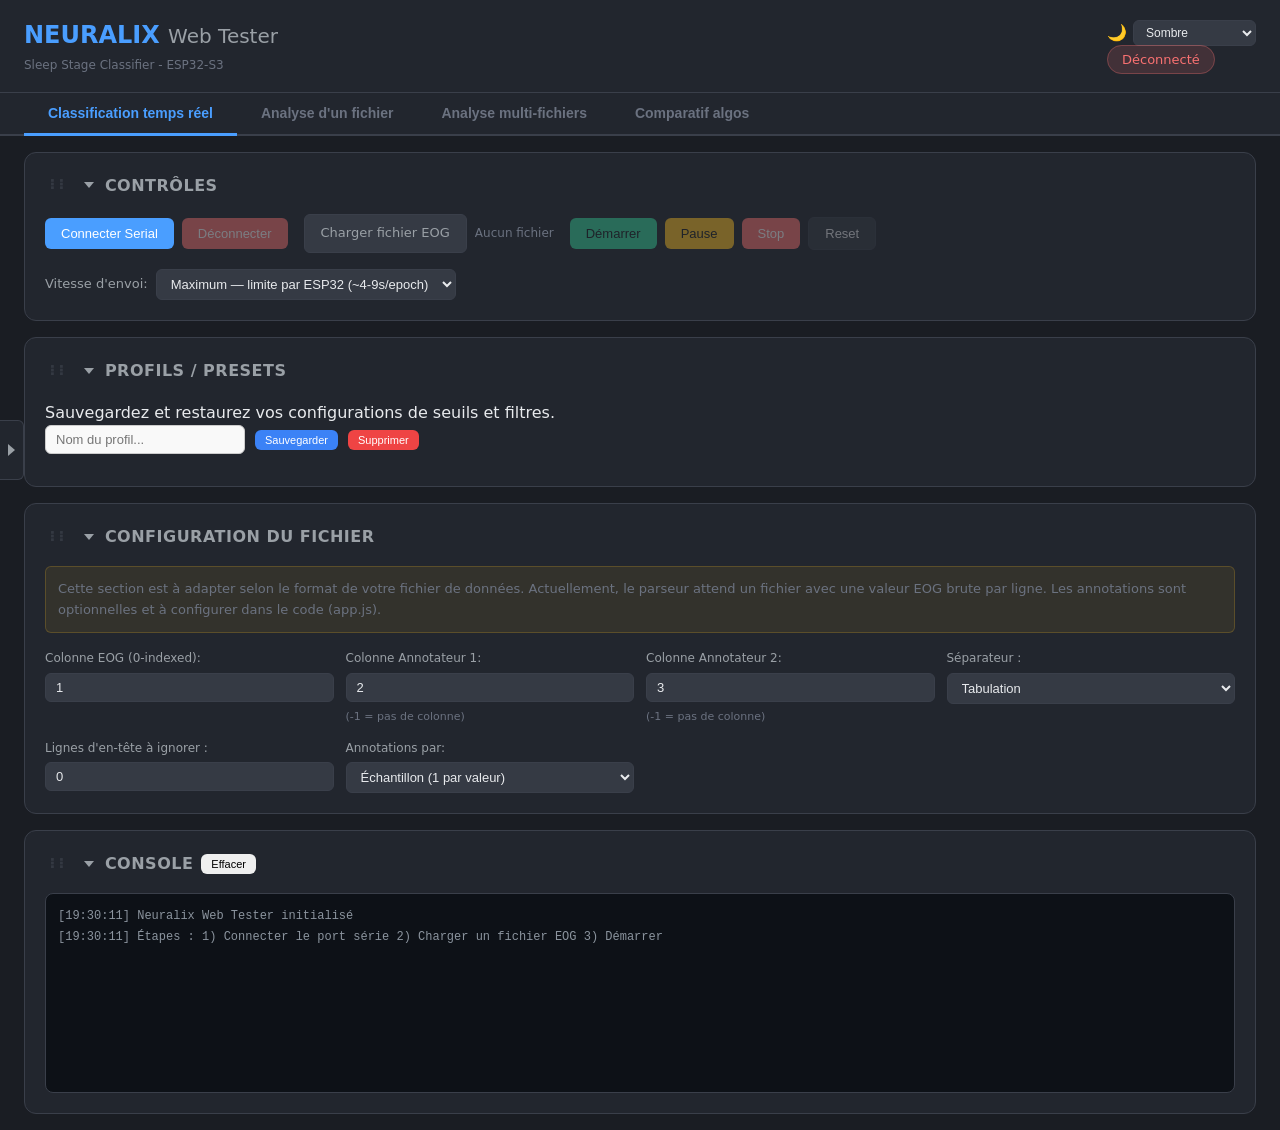
<file: index.html>
<!DOCTYPE html>
<html lang="fr">
<head>
    <meta charset="UTF-8">
    <meta name="viewport" content="width=device-width, initial-scale=1.0">
    <title>Neuralix Web Tester - Sleep Stage Classifier</title>
    <link rel="stylesheet" href="style.css">
    <link rel="manifest" href="manifest.json">
    <meta name="theme-color" content="#3b82f6">
    <link rel="icon" type="image/png" sizes="192x192" href="icons/icon-192.png">
    <link rel="apple-touch-icon" sizes="192x192" href="icons/icon-192.png">
</head>
<body>
    <!-- Header -->
    <header>
        <div class="header-left">
            <h1>NEURALIX <span class="subtitle">Web Tester</span></h1>
            <span class="version">Sleep Stage Classifier - ESP32-S3</span>
        </div>
        <div class="header-right">
            <div class="theme-selector">
                <span id="themeIcon" class="theme-icon" title="Changer de thème">🌙</span>
                <select id="themeSelect">
                    <option value="dark">Sombre</option>
                    <option value="light">Clair</option>
                    <option value="highcontrast">Contraste élevé</option>
                </select>
            </div>
            <span id="connectionStatus" class="status disconnected">Déconnecté</span>
        </div>
    </header>

    <!-- Barre d'onglets -->
    <nav id="tabBar">
        <button class="tab-btn active" data-tab="realtime">Classification temps réel</button>
        <button class="tab-btn" data-tab="analysis">Analyse d'un fichier</button>
        <button class="tab-btn" data-tab="multifile">Analyse multi-fichiers</button>
        <button class="tab-btn" data-tab="comparative">Comparatif algos</button>
    </nav>

    <!-- ================================================================== -->
    <!-- Sidebar de visibilite des sections                                 -->
    <!-- ================================================================== -->
    <button id="sidebarToggleBtn" class="sidebar-toggle-btn" title="Afficher/masquer les sections">
        <span class="sidebar-toggle-icon"></span>
    </button>
    <aside id="sectionSidebar" class="section-sidebar collapsed">
        <button id="sidebarLockBtn" class="sidebar-lock-btn" title="Verrouiller le bandeau ouvert">&#x1F513;</button>
        <div class="sidebar-items" id="sidebarItems">
            <!-- Rempli dynamiquement par sidebar.js -->
        </div>
        <div class="sidebar-zoom-group" id="sidebarZoom">
            <label class="sidebar-zoom-label" id="sidebarZoomLabel">Zoom : 100%</label>
            <input type="range" class="sidebar-zoom-slider" id="sidebarZoomSlider"
                   min="50" max="150" step="5" value="100">
        </div>
    </aside>

    <!-- ================================================================== -->
    <!-- Sections principales (onglets 1 & 2 partagent ces sections)        -->
    <!-- ================================================================== -->
    <div id="mainSections" class="tab-content active">

    <!-- Barre de controles -->
    <section id="controls" data-tabs="realtime">
        <div class="control-group">
            <button id="btnConnect" class="btn btn-primary">Connecter Serial</button>
            <button id="btnDisconnect" class="btn btn-danger" disabled>Déconnecter</button>
        </div>
        <div class="control-group">
            <label class="btn btn-secondary file-label">
                Charger fichier EOG
                <input type="file" id="fileInput" accept=".txt,.csv,.tsv,.dat" hidden>
            </label>
            <span id="fileName" class="file-info">Aucun fichier</span>
        </div>
        <div class="control-group">
            <button id="btnStart" class="btn btn-success" disabled>Démarrer</button>
            <button id="btnPause" class="btn btn-warning" disabled>Pause</button>
            <button id="btnStop" class="btn btn-danger" disabled>Stop</button>
            <button id="btnReset" class="btn btn-secondary" disabled>Reset</button>
        </div>
        <div class="control-group">
            <label>Vitesse d'envoi:</label>
            <select id="speedSelect">
                <option value="1">Temps réel — 256 Hz (~35s/epoch)</option>
                <option value="2">2x — 512 Hz (~20s/epoch)</option>
                <option value="5">5x — 1280 Hz (~11s/epoch)</option>
                <option value="10">10x — 2560 Hz (~8s/epoch)</option>
                <option value="30">30x — rapide (~5s/epoch)</option>
                <option value="0" selected>Maximum — limite par ESP32 (~4-9s/epoch)</option>
            </select>
            <span id="speedInfo" class="speed-info"></span>
        </div>
    </section>

    <!-- Zone de progression -->
    <section id="progressSection" data-tabs="realtime">
        <div class="progress-bar-container">
            <div id="progressBar" class="progress-bar"></div>
        </div>
        <div class="progress-info">
            <span id="epochInfo">Epoch 0 / 0</span>
            <span id="timeInfo">00:00 / 00:00:00</span>
            <span id="sendingInfo">En attente...</span>
            <span id="epochTiming" class="epoch-timing"></span>
        </div>
    </section>

    <!-- Chargement fichier (onglet Analyse) -->
    <section id="analysisLoaderSection" data-tabs="analysis">
        <h2>Charger un fichier</h2>
        <div class="control-group" style="flex-wrap:wrap; gap:8px; align-items:center;">
            <label class="btn btn-primary file-label">
                Charger données EOG (.txt)
                <input type="file" id="analysisDataInput" accept=".txt,.csv,.tsv,.dat" hidden>
            </label>
            <span id="analysisDataName" class="file-info">Aucun fichier</span>
        </div>
        <div class="control-group" style="flex-wrap:wrap; gap:8px; align-items:center; margin-top:8px;">
            <label class="btn btn-secondary file-label">
                Charger session analysée (.json)
                <input type="file" id="analysisJsonInput" accept=".json" hidden>
            </label>
            <span id="analysisJsonName" class="file-info">Aucune session</span>
        </div>
        <p id="analysisHint" class="config-note" style="display:none; margin-top:8px;"></p>
    </section>

    <!-- Dashboard récapitulatif -->
    <section id="dashboardSection" data-tabs="analysis">
        <h2>Dashboard</h2>
        <div class="stats-grid" id="dashboardGrid"></div>
    </section>

    <!-- Signal EOG Nuit complete -->
    <section id="fullNightSection" data-tabs="realtime analysis">
        <h2>Signal EOG (nuit complète)</h2>
        <div class="fullnight-toolbar">
            <div class="fullnight-info">
                <span id="fullNightRange">Aucun fichier chargé</span>
            </div>
            <div class="fullnight-curves">
                <label class="fn-curve-label">
                    <input type="checkbox" id="fnShowBrut" checked>
                    <span class="fn-curve-swatch" style="background:#4a9eff;"></span> EOG brut
                </label>
                <label class="fn-curve-label">
                    <input type="checkbox" id="fnShowFiltre">
                    <span class="fn-curve-swatch" style="background:#f59e0b;"></span> EOG filtrée
                </label>
            </div>
            <div class="fn-mode-toggle">
                <button id="fnModeSeparate" class="btn btn-small fn-mode-btn fn-mode-active">Séparer</button>
                <button id="fnModeOverlay"  class="btn btn-small fn-mode-btn">Superposer</button>
            </div>
            <div class="fullnight-controls">
                <button id="btnFnZoomIn"    class="btn btn-small">Zoom +</button>
                <button id="btnFnZoomOut"   class="btn btn-small">Zoom -</button>
                <button id="btnFnZoomReset" class="btn btn-small">Vue complète</button>
            </div>
        </div>
        <div id="fullNightWrapper">
            <canvas id="fullNightCanvas" width="1200" height="250"></canvas>
            <div id="fullNightSelection"></div>
        </div>
        <div id="fullNightResizeHandle" title="Glisser pour redimensionner"></div>
        <div class="fullnight-scroll-container" id="fullNightScrollContainer" style="display:none;">
            <input type="range" id="fullNightScroll" min="0" max="1000" value="0" step="1" class="fullnight-slider">
        </div>
    </section>

    <!-- Signal EOG (epoch courante) -->
    <section id="signalSection" data-tabs="realtime analysis">
        <h2>Signal EOG (epoch courante)</h2>
        <canvas id="signalCanvas" width="1200" height="200"></canvas>
    </section>

    <!-- Hypnogramme -->
    <section id="hypnogramSection" data-tabs="realtime analysis">
        <h2>Hypnogramme</h2>
        <div class="hypno-toolbar">
            <div class="hypnogram-legend">
                <span class="legend-item stage-W">Wake</span>
                <span class="legend-item stage-N1">N1</span>
                <span class="legend-item stage-N2">N2</span>
                <span class="legend-item stage-N3">N3</span>
                <span class="legend-item stage-REM">REM</span>
            </div>
            <div class="hypno-zoom-controls">
                <button id="btnZoomIn"    class="btn btn-small">Zoom +</button>
                <button id="btnZoomOut"   class="btn btn-small">Zoom -</button>
                <button id="btnZoomReset" class="btn btn-small" disabled>Vue complète</button>
                <span id="hypnoZoomInfo" class="zoom-info"></span>
            </div>
            <div class="hypno-visibility">
                <label><input type="checkbox" id="hypnoShowNeuralix" checked> <span style="color:#3b82f6">Neuralix</span></label>
                <label><input type="checkbox" id="hypnoShowA1" checked> <span style="color:#ef4444">Annot. 1</span></label>
                <label><input type="checkbox" id="hypnoShowA2" checked> <span style="color:#22c55e">Annot. 2</span></label>
                <span class="hypno-mask-control">
                    <span style="color:#9aa0a6">Masque :</span>
                    <input type="range" id="hypnoMaskOpacity" min="0" max="100" step="5" value="60" style="width:80px;">
                    <span id="hypnoMaskLabel" style="color:#9aa0a6;min-width:30px;">60%</span>
                </span>
            </div>
        </div>
        <div id="hypnoWrapper">
            <canvas id="hypnogramCanvas" width="1200" height="250"></canvas>
            <div id="hypnoSelection"></div>
        </div>
        <div class="hypno-band-legend" id="hypnoBandLegend" style="display:none;">
            <div class="legend-group" id="legendCycles">
                <span class="legend-group-title">Cycles</span>
                <span><span class="band-swatch" style="background:rgba(74,158,255,0.35);"></span>C1</span>
                <span><span class="band-swatch" style="background:rgba(52,211,153,0.35);"></span>C2</span>
                <span><span class="band-swatch" style="background:rgba(251,191,36,0.35);"></span>C3</span>
                <span><span class="band-swatch" style="background:rgba(168,85,247,0.35);"></span>C4</span>
                <span><span class="band-swatch" style="background:rgba(236,72,153,0.35);"></span>C5</span>
            </div>
            <div class="legend-group" id="legendConfidence">
                <span class="legend-group-title">Confiance</span>
                <span><span class="band-swatch" style="background:rgb(50,200,50);"></span>Haute</span>
                <span><span class="band-swatch" style="background:rgb(255,200,50);"></span>Moyenne</span>
                <span><span class="band-swatch" style="background:rgb(255,50,50);"></span>Faible</span>
            </div>
            <div class="legend-group" id="legendAnnot">
                <span class="legend-group-title">Annotateurs</span>
                <span><span class="band-swatch" style="background:rgba(52,211,153,0.6);"></span>Accord</span>
                <span><span class="band-swatch" style="background:rgba(248,113,113,0.8);"></span>Désaccord</span>
            </div>
        </div>
    </section>

    <!-- Architecture du sommeil -->
    <section id="sleepArchSection" data-tabs="analysis">
        <h2>Architecture du sommeil</h2>
        <div class="stats-grid" id="sleepArchGrid"></div>
        <div id="stageDurationBars" style="margin-top:16px;">
            <h3>Durée par stade</h3>
            <canvas id="stageDurationCanvas" width="1200" height="180"></canvas>
        </div>
    </section>

    <!-- Cycles de sommeil -->
    <section id="sleepCyclesSection" data-tabs="analysis">
        <h2>Cycles de sommeil</h2>
        <div class="stats-grid" id="sleepCyclesGrid"></div>
        <div id="cyclesDetail" style="margin-top:12px;">
            <h3>Détail des cycles</h3>
            <div class="table-container" style="max-height:300px;">
                <table id="cyclesTable">
                    <thead>
                        <tr>
                            <th>Cycle</th>
                            <th>Début</th>
                            <th>Fin</th>
                            <th>Durée</th>
                            <th>NREM</th>
                            <th>REM</th>
                        </tr>
                    </thead>
                    <tbody id="cyclesBody"></tbody>
                </table>
            </div>
        </div>
    </section>

    <!-- Spectrogramme -->
    <section id="spectrogramSection" data-tabs="analysis">
        <h2>Spectrogramme (temps-fréquence)</h2>
        <div class="spectrogram-toolbar">
            <div class="control-group">
                <label for="spectroMaxFreq">Fréquence max :</label>
                <select id="spectroMaxFreq">
                    <option value="30" selected>30 Hz</option>
                    <option value="50">50 Hz</option>
                </select>
            </div>
            <div class="control-group">
                <label for="spectroWindowSize">Fenêtre FFT :</label>
                <select id="spectroWindowSize">
                    <option value="1024">1024 (4s)</option>
                    <option value="2048" selected>2048 (8s)</option>
                    <option value="4096">4096 (16s)</option>
                </select>
            </div>
            <button id="btnComputeSpectro" class="btn btn-primary btn-small">Calculer</button>
            <div class="spectro-zoom-controls">
                <button id="btnSpectroZoomIn" class="btn btn-small">Zoom +</button>
                <button id="btnSpectroZoomOut" class="btn btn-small">Zoom -</button>
                <button id="btnSpectroZoomReset" class="btn btn-small" disabled>Vue complète</button>
            </div>
            <span id="spectroStatus" class="file-info"></span>
            <span id="spectroZoomInfo" class="zoom-info"></span>
        </div>
        <div id="spectroContainer" class="freq-container">
            <div class="freq-panel">
                <h3>EOG brut</h3>
                <div class="spectro-canvas-wrap">
                    <canvas id="spectroCanvasBrut" width="600" height="300"></canvas>
                    <div id="spectroSelBrut" class="spectro-selection"></div>
                </div>
            </div>
            <div class="freq-panel">
                <h3>EOG filtré</h3>
                <div class="spectro-canvas-wrap">
                    <canvas id="spectroCanvasFiltre" width="600" height="300"></canvas>
                    <div id="spectroSelFiltre" class="spectro-selection"></div>
                </div>
            </div>
        </div>
        <div class="freq-legend">
            <span class="freq-band" style="background:rgba(138,43,226,0.3);border-color:#8a2be2;">Delta (0.5-4 Hz)</span>
            <span class="freq-band" style="background:rgba(0,191,255,0.3);border-color:#00bfff;">Theta (4-8 Hz)</span>
            <span class="freq-band" style="background:rgba(50,205,50,0.3);border-color:#32cd32;">Alpha (8-13 Hz)</span>
            <span class="freq-band" style="background:rgba(255,165,0,0.3);border-color:#ffa500;">Beta (13-30 Hz)</span>
        </div>
    </section>

    <!-- Analyse frequentielle -->
    <section id="frequencySection" data-tabs="analysis">
        <h2>Analyse fréquentielle (nuit complète)</h2>
        <div id="freqContainer" class="freq-container">
            <div class="freq-panel">
                <h3>EOG brut</h3>
                <canvas id="freqCanvasBrut" width="600" height="300"></canvas>
            </div>
            <div class="freq-panel">
                <h3>EOG filtré</h3>
                <canvas id="freqCanvasFiltre" width="600" height="300"></canvas>
            </div>
        </div>
        <div class="freq-legend">
            <span class="freq-band" style="background:rgba(138,43,226,0.3);border-color:#8a2be2;">Delta (0.5-4 Hz)</span>
            <span class="freq-band" style="background:rgba(0,191,255,0.3);border-color:#00bfff;">Theta (4-8 Hz)</span>
            <span class="freq-band" style="background:rgba(50,205,50,0.3);border-color:#32cd32;">Alpha (8-13 Hz)</span>
            <span class="freq-band" style="background:rgba(255,165,0,0.3);border-color:#ffa500;">Beta (13-30 Hz)</span>
        </div>
    </section>

    <!-- Matrice de transitions -->
    <section id="transitionSection" data-tabs="analysis">
        <h2>Matrice de transitions</h2>
        <div class="control-group" style="margin-bottom:12px;">
            <label for="transitionSource">Source :</label>
            <select id="transitionSource">
                <option value="predictions" selected>Prédictions ESP32</option>
                <option value="annot1">Annotateur 1</option>
                <option value="annot2">Annotateur 2</option>
            </select>
        </div>
        <div class="transition-row">
            <canvas id="transitionCanvas" width="500" height="500"></canvas>
            <div id="transitionInterpretation" class="transition-interp"></div>
        </div>
    </section>

    <!-- Accord inter-annotateurs -->
    <section id="annotAgreementSection" data-tabs="analysis">
        <h2>Accord inter-annotateurs</h2>
        <div class="stats-grid" id="annotKappaGrid"></div>
    </section>

    <!-- Qualité du signal -->
    <section id="signalQualitySection" data-tabs="analysis">
        <h2>Qualité du signal</h2>
        <div class="stats-grid" id="signalQualityGrid"></div>
        <div style="margin-top:12px;">
            <h3>Amplitude par epoch</h3>
            <canvas id="signalQualityCanvas" width="1200" height="120"></canvas>
        </div>
    </section>

    <!-- Tableau d'historique -->
    <section id="historySection" data-tabs="realtime analysis">
        <h2>Historique des prédictions</h2>
        <div class="history-legend">
            <span class="legend-color lg-agree"></span> Unanime (3/3)
            <span class="legend-color lg-partial"></span> Accord partiel (2/3)
            <span class="legend-color lg-outlier"></span> Divergent
            <span class="legend-color lg-wrong"></span> Aucun accord ESP32
        </div>
        <div class="table-container">
            <table id="historyTable">
                <thead>
                    <tr>
                        <th>#</th>
                        <th>Temps</th>
                        <th>ESP32</th>
                        <th>Annot. 1</th>
                        <th>Annot. 2</th>
                        <th>Confiance</th>
                        <th>Temps (ms)</th>
                    </tr>
                </thead>
                <tbody id="historyBody">
                </tbody>
            </table>
        </div>
    </section>

    <!-- Statistiques -->
    <section id="statsSection" data-tabs="realtime analysis">
        <h2>Statistiques</h2>
        <div class="stats-filter-bar">
            <label for="statsFilterSelect">Filtre:</label>
            <select id="statsFilterSelect">
                <option value="all">Tous (aucun filtre)</option>
                <option value="a1_vs_ia">Annoteur 1 vs IA</option>
                <option value="a2_vs_ia">Annoteur 2 vs IA</option>
                <option value="a1_eq_a2">Annoteurs unanimes vs IA</option>
                <option value="a1_ne_a2">Annoteurs en désaccord</option>
                <option value="ia_ok_a1">IA correcte (vs Annot. 1)</option>
                <option value="ia_ko_a1">IA incorrecte (vs Annot. 1)</option>
                <option value="ia_ok_a2">IA correcte (vs Annot. 2)</option>
                <option value="ia_ko_a2">IA incorrecte (vs Annot. 2)</option>
                <option value="ia_consensus">IA = consensus annoteurs</option>
                <option value="ia_no_consensus">IA != consensus annoteurs</option>
                <option value="all_disagree">Aucun accord (3 différents)</option>
            </select>
            <span id="statsFilterInfo" class="stats-filter-info"></span>
        </div>
        <div class="stats-grid">
            <div class="stat-card">
                <div class="stat-label">Epochs traitées / totales</div>
                <div class="stat-value" id="statEpochsProcessed">0 / 0</div>
            </div>
            <div class="stat-card">
                <div class="stat-label">Prédictions reçues</div>
                <div class="stat-value" id="statEpochs">0</div>
                <div class="stat-duration" id="statEpochsDuration"></div>
            </div>
            <div class="stat-card">
                <div class="stat-label">Précision vs Annot. 1</div>
                <div class="stat-value" id="statAccA1">--</div>
            </div>
            <div class="stat-card">
                <div class="stat-label">Précision vs Annot. 2</div>
                <div class="stat-value" id="statAccA2">--</div>
            </div>
            <div class="stat-card">
                <div class="stat-label">Temps moyen (ms)</div>
                <div class="stat-value" id="statAvgTime">--</div>
            </div>
        </div>
        <!-- Matrice de confusion -->
        <div id="confusionSection" style="display:none;">
            <h3>Distribution des prédictions ESP32</h3>
            <div class="stats-grid" id="distributionGrid"></div>
        </div>

        <!-- Statistiques filtrées par seuil de confiance -->
        <div id="confidenceFilterSection" style="display:none;">
            <h3>Statistiques par seuil de confiance</h3>
            <div class="confidence-control">
                <label for="confidenceSlider">Seuil:</label>
                <input type="range" id="confidenceSlider" min="0" max="100" step="1" value="60">
                <input type="number" id="confidenceInput" min="0" max="100" step="1" value="60" class="confidence-number">
                <span class="confidence-pct">%</span>
                <span id="filteredCountLabel" class="filtered-count-label"></span>
            </div>
            <div class="stats-grid" id="filteredStatsGrid">
                <div class="stat-card">
                    <div class="stat-label">Epochs filtrées</div>
                    <div class="stat-value" id="filtStatEpochs">0 / 0</div>
                    <div class="stat-duration" id="filtStatEpochsDuration"></div>
                </div>
                <div class="stat-card">
                    <div class="stat-label">Précision vs Annot. 1</div>
                    <div class="stat-value" id="filtStatAccA1">--</div>
                </div>
                <div class="stat-card">
                    <div class="stat-label">Précision vs Annot. 2</div>
                    <div class="stat-value" id="filtStatAccA2">--</div>
                </div>
                <div class="stat-card">
                    <div class="stat-label">Temps moyen (ms)</div>
                    <div class="stat-value" id="filtStatAvgTime">--</div>
                </div>
            </div>
            <div class="stats-grid" id="filteredDistributionGrid" style="margin-top:8px;"></div>
        </div>
    </section>

    <!-- Courbe de calibration (Confiance vs Précision) -->
    <section id="calibrationSection" data-tabs="analysis">
        <h2>Courbe de calibration (Confiance vs Précision)</h2>
        <p>Vérifie si la confiance du modèle est bien calibrée : un modèle parfait suit la diagonale.</p>
        <canvas id="calibrationCanvas" width="500" height="400" style="max-width:100%;display:block;margin:0 auto;"></canvas>
    </section>

    <!-- Bland-Altman Plot -->
    <section id="blandAltmanSection" data-tabs="analysis">
        <h2>Bland-Altman Plot (IA vs Annotateurs)</h2>
        <p>Visualise les biais systématiques entre IA et annotateurs par stade de sommeil.</p>
        <canvas id="blandAltmanCanvas" width="900" height="400" style="max-width:100%;display:block;margin:0 auto;"></canvas>
    </section>

    <!-- ICC (Intraclass Correlation) -->
    <section id="iccSection" data-tabs="analysis">
        <h2>ICC (Intraclass Correlation Coefficient)</h2>
        <p>Mesure la fiabilité de l'accord entre IA et annotateurs, plus robuste que le Kappa pour les données ordinales.</p>
        <div class="stats-grid" id="iccGrid"></div>
    </section>

    <!-- Heatmap temporelle -->
    <section id="heatmapSection" data-tabs="analysis">
        <h2>Heatmap temporelle</h2>
        <p>Carte de chaleur epoch par epoch : stade prédit, confiance, et zones d'erreur.</p>
        <canvas id="heatmapCanvas" width="1200" height="250" style="max-width:100%;display:block;"></canvas>
    </section>

    <!-- Confiance superposée à l'hypnogramme -->
    <section id="confidenceOverlaySection" data-tabs="analysis">
        <h2>Hypnogramme + Confiance</h2>
        <p>Hypnogramme avec la courbe de confiance superposée pour identifier les zones d'hésitation.</p>
        <div style="display:flex;align-items:center;gap:12px;margin-bottom:10px;flex-wrap:wrap;">
            <label style="color:var(--text-secondary);font-size:13px;">Seuil de confiance :</label>
            <input type="range" id="overlayThresholdSlider" min="0" max="100" step="1" value="60" style="width:200px;">
            <input type="number" id="overlayThresholdInput" min="0" max="100" step="1" value="60" style="width:60px;padding:4px 6px;border-radius:4px;border:1px solid var(--border);background:var(--bg-input);color:var(--text-primary);font-size:13px;text-align:center;">
            <span style="color:var(--text-secondary);font-size:13px;">%</span>
        </div>
        <canvas id="confidenceOverlayCanvas" width="1200" height="340" style="max-width:100%;display:block;"></canvas>
    </section>

    <!-- Diagramme circulaire / Sunburst -->
    <section id="sunburstSection" data-tabs="analysis">
        <h2>Distribution des stades (Sunburst)</h2>
        <p>Diagramme circulaire : anneau interne = stades prédits, anneau externe = accord/désaccord par annotateur.</p>
        <div style="display:flex;gap:16px;flex-wrap:wrap;justify-content:center;">
            <canvas id="sunburstCanvas" width="500" height="500" style="max-width:500px;"></canvas>
            <canvas id="sunburstThreshCanvas" width="500" height="500" style="max-width:500px;"></canvas>
        </div>
    </section>

    <!-- Timeline d'erreurs -->
    <section id="errorTimelineSection" data-tabs="analysis">
        <h2>Timeline d'erreurs</h2>
        <p>Bande temporelle montrant les zones correctes (vert) et les erreurs (rouge) pour repérer les clusters.</p>
        <canvas id="errorTimelineCanvas" width="1200" height="120" style="max-width:100%;display:block;"></canvas>
    </section>

    <!-- Matrice de confusion visuelle -->
    <section id="confusionHeatmapSection" data-tabs="analysis">
        <h2>Matrice de confusion (heatmap)</h2>
        <canvas id="confusionHeatmapCanvas"></canvas>
    </section>

    <!-- Analyse des erreurs consécutives -->
    <section id="errorBurstsSection" data-tabs="analysis">
        <h2>Analyse des erreurs consécutives</h2>
        <div style="display:flex;gap:12px;flex-wrap:nowrap;align-items:stretch;">
            <div style="flex:1;min-width:0;">
                <div class="stats-grid" id="errorBurstsGrid"></div>
            </div>
            <div style="flex:1;min-width:0;">
                <canvas id="errorBurstsCanvas"></canvas>
            </div>
            <div style="flex:1;min-width:0;background:var(--bg-card);border:1px solid var(--border);border-radius:8px;padding:20px;font-size:13px;line-height:1.6;color:var(--text-secondary);box-sizing:border-box;">
                <p style="margin:0 0 10px;"><strong style="color:var(--text-primary);">Qu'est-ce que cette analyse ?</strong></p>
                <p style="margin:0 0 8px;">Détecte les <strong>séquences d'erreurs consécutives</strong> (bursts) : plusieurs epochs mal classées d'affilée.</p>
                <p style="margin:0 0 10px;"><strong style="color:var(--text-primary);">Les indicateurs</strong></p>
                <ul style="margin:0 0 8px;padding-left:18px;">
                    <li><strong>Erreurs totales</strong> : nombre d'epochs incorrectes.</li>
                    <li><strong>Séquences d'erreurs</strong> : groupes consécutifs.</li>
                    <li><strong>Erreurs isolées</strong> : erreurs ponctuelles (1 epoch).</li>
                    <li><strong>Séquences ≥ 5</strong> : longues séries, souvent liées aux transitions mal gérées.</li>
                    <li><strong>Plus longue séq.</strong> : pire cas de confusion prolongée.</li>
                </ul>
                <p style="margin:0 0 10px;"><strong style="color:var(--text-primary);">L'histogramme</strong></p>
                <p style="margin:0 0 8px;">Barres <span style="color:#3b82f6;">bleues</span> = courtes (&lt; 5), <span style="color:#ef4444;">rouges</span> = longues (≥ 5). Un bon modèle a surtout des erreurs isolées.</p>
                <p style="margin:0;"><strong style="color:var(--text-primary);">Pourquoi c'est utile ?</strong></p>
                <p style="margin:4px 0 0;">Erreurs isolées = bruit normal. Longues séquences = zones où le modèle décroche (confusion N1/N2, transitions).</p>
            </div>
        </div>
    </section>

    <!-- Profils / Presets -->
    <section id="presetsSection" data-tabs="realtime analysis">
        <h2>Profils / Presets</h2>
        <p>Sauvegardez et restaurez vos configurations de seuils et filtres.</p>
        <div style="display:flex;gap:10px;align-items:center;flex-wrap:wrap;margin-bottom:12px;">
            <input type="text" id="presetNameInput" placeholder="Nom du profil..." style="padding:6px 10px;border-radius:6px;border:1px solid #ccc;background:#f9f9f9;color:#111;font-size:13px;width:200px;">
            <button id="presetSaveBtn" class="btn btn-small" style="background:#3b82f6;color:#fff;">Sauvegarder</button>
            <button id="presetDeleteBtn" class="btn btn-small" style="background:#ef4444;color:#fff;">Supprimer</button>
        </div>
        <div id="presetsList" style="display:flex;gap:8px;flex-wrap:wrap;"></div>
    </section>

    <!-- Sauvegarde et rapport -->
    <section id="reportSection" data-tabs="realtime">
        <h2>Sauvegarde et rapport</h2>
        <div class="control-group" style="flex-wrap:wrap; gap:8px;">
            <button id="btnSaveSession"  class="btn btn-primary"   disabled>Sauvegarder session (.json)</button>
            <button id="btnExportCSV"    class="btn btn-secondary" disabled>Exporter résultats (.csv)</button>
            <button id="btnExportHypno"  class="btn btn-secondary" disabled>Exporter hypnogramme (.png)</button>
        </div>
        <div id="sessionInfo" style="display:none; margin-top:8px; padding:8px 12px;
             background:#1e2530; border-radius:6px; font-size:13px; color:#9aa0a6;"></div>
    </section>

    <!-- Configuration du format de fichier -->
    <section id="configSection" data-tabs="realtime">
        <h2>Configuration du fichier</h2>
        <p class="config-note">
            Cette section est à adapter selon le format de votre fichier de données.
            Actuellement, le parseur attend un fichier avec une valeur EOG brute par ligne.
            Les annotations sont optionnelles et à configurer dans le code (app.js).
        </p>
        <div class="config-grid">
            <div>
                <label>Colonne EOG (0-indexed):</label>
                <input type="number" id="cfgEogCol" value="1" min="0">
            </div>
            <div>
                <label>Colonne Annotateur 1:</label>
                <input type="number" id="cfgAnnot1Col" value="2" min="-1">
                <small>(-1 = pas de colonne)</small>
            </div>
            <div>
                <label>Colonne Annotateur 2:</label>
                <input type="number" id="cfgAnnot2Col" value="3" min="-1">
                <small>(-1 = pas de colonne)</small>
            </div>
            <div>
                <label>Séparateur :</label>
                <select id="cfgSeparator">
                    <option value="auto">Auto-detect</option>
                    <option value="\t" selected>Tabulation</option>
                    <option value=",">Virgule</option>
                    <option value=";">Point-virgule</option>
                    <option value=" ">Espace</option>
                </select>
            </div>
            <div>
                <label>Lignes d'en-tête à ignorer :</label>
                <input type="number" id="cfgSkipLines" value="0" min="0">
            </div>
            <div>
                <label>Annotations par:</label>
                <select id="cfgAnnotPer">
                    <option value="epoch">Epoch (1 par 30s)</option>
                    <option value="sample" selected>Échantillon (1 par valeur)</option>
                </select>
            </div>
        </div>
    </section>

    <!-- Console de log -->
    <section id="logSection" data-tabs="realtime">
        <h2>Console <button id="btnClearLog" class="btn btn-small">Effacer</button></h2>
        <div id="logConsole"></div>
    </section>

    </div><!-- fin mainSections -->

    <!-- ================================================================== -->
    <!-- TAB 3: Analyse multi-fichiers                                      -->
    <!-- ================================================================== -->
    <div id="tabMultifile" class="tab-content">

    <!-- Bandeau dossier commun (sticky) -->
    <div id="mfFolderBanner" class="mf-folder-banner" style="display:none;">
        <span class="mf-folder-icon">&#128193;</span>
        <span id="mfFolderName"></span>
    </div>

    <!-- 1. Chargement des sessions -->
    <section id="mfLoaderSection">
        <h2>Chargement des sessions</h2>
        <div class="control-group" style="flex-wrap:wrap; gap:8px;">
            <label class="btn btn-primary file-label">
                Charger des sessions (.json)
                <input type="file" id="mfFileInput" accept=".json" multiple hidden>
            </label>
            <label class="btn btn-secondary file-label">
                Charger un dossier
                <input type="file" id="mfFolderInput" accept=".json" webkitdirectory hidden>
            </label>
            <button id="mfClearFiles" class="btn btn-danger" disabled>Tout supprimer</button>
            <span id="mfFileCount" class="file-info">Aucun fichier chargé</span>
        </div>
        <div id="mfFileList" class="mf-file-list"></div>
    </section>

    <!-- 2. Accord inter-annotateurs -->
    <section id="mfKappaSection" style="display:none;">
        <h2>Accord inter-annotateurs</h2>
        <div class="stats-grid" id="mfKappaGrid"></div>
    </section>

    <!-- 2. Statistiques agrégées -->
    <section id="mfStatsSection" style="display:none;">
        <h2>Statistiques agrégées</h2>
        <div class="stats-filter-bar">
            <label for="mfStatsFilterSelect">Filtre:</label>
            <select id="mfStatsFilterSelect">
                <option value="all">Tous (aucun filtre)</option>
                <option value="a1_vs_ia">Annoteur 1 vs IA</option>
                <option value="a2_vs_ia">Annoteur 2 vs IA</option>
                <option value="a1_eq_a2">Annoteurs unanimes vs IA</option>
                <option value="a1_ne_a2">Annoteurs en désaccord</option>
                <option value="ia_ok_a1">IA correcte (vs Annot. 1)</option>
                <option value="ia_ko_a1">IA incorrecte (vs Annot. 1)</option>
                <option value="ia_ok_a2">IA correcte (vs Annot. 2)</option>
                <option value="ia_ko_a2">IA incorrecte (vs Annot. 2)</option>
                <option value="ia_consensus">IA = consensus annoteurs</option>
                <option value="ia_no_consensus">IA != consensus annoteurs</option>
                <option value="all_disagree">Aucun accord (3 différents)</option>
            </select>
            <span id="mfStatsFilterInfo" class="stats-filter-info"></span>
        </div>
        <div class="stats-grid">
            <div class="stat-card">
                <div class="stat-label">Fichiers chargés</div>
                <div class="stat-value" id="mfStatFiles">0</div>
            </div>
            <div class="stat-card">
                <div class="stat-label">Epochs totales</div>
                <div class="stat-value" id="mfStatEpochs">0</div>
                <div class="stat-duration" id="mfStatEpochsDuration"></div>
            </div>
            <div class="stat-card">
                <div class="stat-label">Précision moy. A1</div>
                <div class="stat-value" id="mfStatAccA1">--</div>
                <div class="stat-duration" id="mfStatAccA1Range"></div>
            </div>
            <div class="stat-card">
                <div class="stat-label">Précision moy. A2</div>
                <div class="stat-value" id="mfStatAccA2">--</div>
                <div class="stat-duration" id="mfStatAccA2Range"></div>
            </div>
            <div class="stat-card">
                <div class="stat-label">Confiance moyenne</div>
                <div class="stat-value" id="mfStatAvgConf">--</div>
            </div>
            <div class="stat-card">
                <div class="stat-label">Temps moyen (ms)</div>
                <div class="stat-value" id="mfStatAvgTime">--</div>
            </div>
        </div>

        <!-- Distribution moyenne -->
        <div id="mfDistributionSection" style="margin-top:16px;">
            <h3>Distribution moyenne des stades</h3>
            <div class="stats-grid" id="mfDistributionGrid"></div>
        </div>

        <!-- Filtre par confiance -->
        <div id="mfConfidenceSection" style="margin-top:16px; padding-top:16px; border-top:1px solid var(--border);">
            <h3>Statistiques par seuil de confiance</h3>
            <div class="confidence-control">
                <label for="mfConfidenceSlider">Seuil:</label>
                <input type="range" id="mfConfidenceSlider" min="0" max="100" step="1" value="60">
                <input type="number" id="mfConfidenceInput" min="0" max="100" step="1" value="60" class="confidence-number">
                <span class="confidence-pct">%</span>
                <span id="mfFilteredCountLabel" class="filtered-count-label"></span>
            </div>
            <div class="stats-grid" id="mfFilteredStatsGrid"></div>
            <div class="stats-grid" id="mfFilteredDistributionGrid" style="margin-top:12px;"></div>
        </div>
    </section>

    <!-- 3. Métriques par stade -->
    <section id="mfMetricsSection" style="display:none;">
        <h2>Métriques par stade (vs Annoteur 1)</h2>
        <div class="table-container">
            <table id="mfMetricsTable">
                <thead>
                    <tr>
                        <th>Stade</th>
                        <th>Précision</th>
                        <th>Recall</th>
                        <th>F1-Score</th>
                        <th>Support</th>
                    </tr>
                </thead>
                <tbody id="mfMetricsBody"></tbody>
            </table>
        </div>

        <h3 style="margin-top:16px;">Matrice de confusion (IA vs Annoteur 1)</h3>
        <div id="mfConfusionContainer"></div>
    </section>

    <!-- 5. Résumé par fichier -->
    <section id="mfSummarySection" style="display:none;">
        <h2>Résumé par fichier</h2>
        <div class="mf-summary-toolbar">
            <label>Trier par:</label>
            <select id="mfSortSelect">
                <option value="name">Nom</option>
                <option value="epochs">Nombre d'epochs</option>
                <option value="accA1">Précision A1</option>
                <option value="accA2">Précision A2</option>
                <option value="avgConf">Confiance moyenne</option>
                <option value="kappaA1">Kappa A1</option>
            </select>
            <button id="mfExportSummary" class="btn btn-secondary btn-small">Exporter résumé (.csv)</button>
        </div>
        <div class="table-container" style="max-height:400px;">
            <table id="mfSummaryTable">
                <thead>
                    <tr>
                        <th>Fichier</th>
                        <th>Epochs</th>
                        <th>Précision A1</th>
                        <th>Précision A2</th>
                        <th>Confiance moy.</th>
                        <th>Kappa A1</th>
                        <th>Temps moy. (ms)</th>
                        <th>Actions</th>
                    </tr>
                </thead>
                <tbody id="mfSummaryBody"></tbody>
            </table>
        </div>
    </section>

    <!-- 5b. Statistiques du fichier sélectionné -->
    <section id="mfFileStatsSection" style="display:none;">
        <h2>Statistiques du fichier - <span id="mfFileStatsName">--</span></h2>
        <div class="stats-grid">
            <div class="stat-card">
                <div class="stat-label">Epochs traitées</div>
                <div class="stat-value" id="mffsStatEpochs">0</div>
                <div class="stat-duration" id="mffsStatEpochsDuration"></div>
            </div>
            <div class="stat-card">
                <div class="stat-label">Précision vs Annot. 1</div>
                <div class="stat-value" id="mffsStatAccA1">--</div>
            </div>
            <div class="stat-card">
                <div class="stat-label">Précision vs Annot. 2</div>
                <div class="stat-value" id="mffsStatAccA2">--</div>
            </div>
            <div class="stat-card">
                <div class="stat-label">Temps moyen (ms)</div>
                <div class="stat-value" id="mffsStatAvgTime">--</div>
            </div>
        </div>
        <!-- Distribution des prédictions -->
        <div id="mffsConfusionSection" style="margin-top:16px;">
            <h3>Distribution des prédictions</h3>
            <div class="stats-grid" id="mffsDistributionGrid"></div>
        </div>
        <!-- Statistiques par seuil de confiance -->
        <div id="mffsConfidenceSection" style="margin-top:16px; padding-top:16px; border-top:1px solid var(--border);">
            <h3>Statistiques par seuil de confiance</h3>
            <div class="confidence-control">
                <label for="mffsConfidenceSlider">Seuil:</label>
                <input type="range" id="mffsConfidenceSlider" min="0" max="100" step="1" value="60">
                <input type="number" id="mffsConfidenceInput" min="0" max="100" step="1" value="60" class="confidence-number">
                <span class="confidence-pct">%</span>
                <span id="mffsFilteredCountLabel" class="filtered-count-label"></span>
            </div>
            <div class="stats-grid" id="mffsFilteredStatsGrid">
                <div class="stat-card">
                    <div class="stat-label">Epochs filtrées</div>
                    <div class="stat-value" id="mffsFilteredEpochs">0 / 0</div>
                    <div class="stat-duration" id="mffsFilteredEpochsDuration"></div>
                </div>
                <div class="stat-card">
                    <div class="stat-label">Précision vs Annot. 1</div>
                    <div class="stat-value" id="mffsFilteredAccA1">--</div>
                </div>
                <div class="stat-card">
                    <div class="stat-label">Précision vs Annot. 2</div>
                    <div class="stat-value" id="mffsFilteredAccA2">--</div>
                </div>
                <div class="stat-card">
                    <div class="stat-label">Temps moyen (ms)</div>
                    <div class="stat-value" id="mffsFilteredAvgTime">--</div>
                </div>
            </div>
            <div class="stats-grid" id="mffsFilteredDistributionGrid" style="margin-top:8px;"></div>
        </div>
    </section>

    <!-- 6. Hypnogrammes empilés -->
    <section id="mfHypnoSection" style="display:none;">
        <h2>Hypnogrammes</h2>
        <div class="mf-hypno-toolbar">
            <div class="control-group">
                <label for="mfHypnoSearch">Rechercher:</label>
                <input type="text" id="mfHypnoSearch" placeholder="Nom du fichier..."
                       style="min-width:200px;">
            </div>
            <div class="control-group">
                <label for="mfHypnoSelect">Fichiers affichés :</label>
                <select id="mfHypnoSelect" multiple size="4" style="min-width:280px;"></select>
            </div>
            <div class="control-group">
                <label for="mfHypnoCount">Nombre max:</label>
                <input type="number" id="mfHypnoCount" value="5" min="1" max="20" style="width:60px;">
            </div>
            <div class="hypno-visibility">
                <label><input type="checkbox" id="mfHypnoShowNeuralix" checked> <span style="color:#3b82f6">Neuralix</span></label>
                <label><input type="checkbox" id="mfHypnoShowA1" checked> <span style="color:#ef4444">Annot. 1</span></label>
                <label><input type="checkbox" id="mfHypnoShowA2" checked> <span style="color:#22c55e">Annot. 2</span></label>
            </div>
        </div>
        <div class="hypnogram-legend" style="margin-bottom:12px;">
            <span class="legend-item stage-W">Wake</span>
            <span class="legend-item stage-N1">N1</span>
            <span class="legend-item stage-N2">N2</span>
            <span class="legend-item stage-N3">N3</span>
            <span class="legend-item stage-REM">REM</span>
        </div>
        <div id="mfHypnoContainer"></div>
    </section>

    <!-- 7. Historique pour le fichier sélectionné -->
    <section id="mfHistorySection" style="display:none;">
        <h2>Historique - <span id="mfHistoryFileName">--</span></h2>
        <div class="history-legend">
            <span class="legend-color lg-agree"></span> Unanime (3/3)
            <span class="legend-color lg-partial"></span> Accord partiel (2/3)
            <span class="legend-color lg-outlier"></span> Divergent
            <span class="legend-color lg-wrong"></span> Aucun accord ESP32
        </div>
        <div class="table-container">
            <table id="mfHistoryTable">
                <thead>
                    <tr>
                        <th>#</th>
                        <th>Temps</th>
                        <th>ESP32</th>
                        <th>Annot. 1</th>
                        <th>Annot. 2</th>
                        <th>Confiance</th>
                        <th>Temps (ms)</th>
                    </tr>
                </thead>
                <tbody id="mfHistoryBody"></tbody>
            </table>
        </div>
    </section>

    <!-- 8. Durées des stades par fichier -->
    <section id="mfDurationSection" style="display:none;">
        <h2>Durée des stades par fichier</h2>
        <div class="table-container" style="max-height:500px;">
            <table id="mfDurationTable">
                <thead>
                    <tr>
                        <th>Fichier</th>
                        <th>Wake</th>
                        <th>N1</th>
                        <th>N2</th>
                        <th>N3</th>
                        <th>REM</th>
                        <th>Total</th>
                    </tr>
                </thead>
                <tbody id="mfDurationBody"></tbody>
            </table>
        </div>
        <div style="margin-top:12px;">
            <h3>Résumé des durées (min / moy / max en minutes)</h3>
            <div class="stats-grid" id="mfDurationStatsGrid"></div>
        </div>
    </section>

    <!-- 9. Export -->
    <section id="mfExportSection" style="display:none;">
        <h2>Export</h2>
        <div class="control-group" style="flex-wrap:wrap; gap:8px;">
            <button id="mfExportAllCSV" class="btn btn-secondary">Exporter toutes les prédictions (.csv)</button>
            <button id="mfExportStatsCSV" class="btn btn-secondary">Exporter résumé statistique (.csv)</button>
            <button id="mfExportHypnosPNG" class="btn btn-secondary">Exporter hypnogrammes (.png)</button>
        </div>
    </section>

    <!-- Calibration multi-fichier -->
    <section id="mfCalibrationSection" style="display:none;">
        <h2>Courbe de calibration (tous fichiers)</h2>
        <canvas id="mfCalibrationCanvas"></canvas>
    </section>

    <!-- Bland-Altman multi-fichier -->
    <section id="mfBlandAltmanSection" style="display:none;">
        <h2>Bland-Altman (tous fichiers)</h2>
        <canvas id="mfBlandAltmanCanvas"></canvas>
    </section>

    <!-- ICC multi-fichier -->
    <section id="mfIccSection" style="display:none;">
        <h2>ICC — Corrélation intra-classe (tous fichiers)</h2>
        <div class="stats-grid" id="mfIccGrid"></div>
    </section>

    <!-- Heatmap multi-fichier -->
    <section id="mfHeatmapSection" style="display:none;">
        <h2>Heatmap temporelle (par fichier)</h2>
        <canvas id="mfHeatmapCanvas"></canvas>
    </section>

    <!-- Sunburst multi-fichier -->
    <section id="mfSunburstSection" style="display:none;">
        <h2>Sunburst (tous fichiers)</h2>
        <div style="display:flex;gap:16px;flex-wrap:wrap;justify-content:center;">
            <canvas id="mfSunburstCanvas"></canvas>
            <canvas id="mfSunburstThreshCanvas"></canvas>
        </div>
    </section>

    <!-- Error timeline multi-fichier -->
    <section id="mfErrorTimelineSection" style="display:none;">
        <h2>Timeline d'erreurs (par fichier)</h2>
        <canvas id="mfErrorTimelineCanvas"></canvas>
    </section>

    <!-- Dashboard multi-fichier -->
    <section id="mfDashboardSection" style="display:none;">
        <h2>Dashboard</h2>
        <div class="stats-grid" id="mfDashboardGrid"></div>
    </section>

    <!-- Matrice confusion heatmap multi-fichier -->
    <section id="mfConfusionHeatmapSection" style="display:none;">
        <h2>Matrice de confusion (tous fichiers)</h2>
        <canvas id="mfConfusionHeatmapCanvas"></canvas>
    </section>

    <!-- Error bursts multi-fichier -->
    <section id="mfErrorBurstsSection" style="display:none;">
        <h2>Erreurs consécutives (tous fichiers)</h2>
        <div style="display:flex;gap:12px;flex-wrap:nowrap;align-items:stretch;">
            <div style="flex:1;min-width:0;">
                <div class="stats-grid" id="mfErrorBurstsGrid"></div>
            </div>
            <div style="flex:1;min-width:0;">
                <canvas id="mfErrorBurstsCanvas"></canvas>
            </div>
            <div style="flex:1;min-width:0;background:var(--bg-card);border:1px solid var(--border);border-radius:8px;padding:20px;font-size:13px;line-height:1.6;color:var(--text-secondary);box-sizing:border-box;">
                <p style="margin:0 0 10px;"><strong style="color:var(--text-primary);">Qu'est-ce que cette analyse ?</strong></p>
                <p style="margin:0 0 8px;">Détecte les <strong>séquences d'erreurs consécutives</strong> (bursts) : plusieurs epochs mal classées d'affilée.</p>
                <p style="margin:0 0 10px;"><strong style="color:var(--text-primary);">Les indicateurs</strong></p>
                <ul style="margin:0 0 8px;padding-left:18px;">
                    <li><strong>Erreurs totales</strong> : nombre d'epochs incorrectes.</li>
                    <li><strong>Séquences d'erreurs</strong> : groupes consécutifs.</li>
                    <li><strong>Erreurs isolées</strong> : erreurs ponctuelles (1 epoch).</li>
                    <li><strong>Séquences ≥ 5</strong> : longues séries, souvent liées aux transitions mal gérées.</li>
                    <li><strong>Plus longue séq.</strong> : pire cas de confusion prolongée.</li>
                </ul>
                <p style="margin:0 0 10px;"><strong style="color:var(--text-primary);">L'histogramme</strong></p>
                <p style="margin:0 0 8px;">Barres <span style="color:#3b82f6;">bleues</span> = courtes (&lt; 5), <span style="color:#ef4444;">rouges</span> = longues (≥ 5). Un bon modèle a surtout des erreurs isolées.</p>
                <p style="margin:0;"><strong style="color:var(--text-primary);">Pourquoi c'est utile ?</strong></p>
                <p style="margin:4px 0 0;">Erreurs isolées = bruit normal. Longues séquences = zones où le modèle décroche (confusion N1/N2, transitions).</p>
            </div>
        </div>
    </section>

    </div><!-- fin tabMultifile -->

    <!-- ================================================================== -->
    <!-- Onglet Comparatif algos                                            -->
    <!-- ================================================================== -->
    <div id="tabComparative" class="tab-content">

    <!-- Chargement des 2 algos -->
    <section id="cmpLoaderSection">
        <h2>Chargement des algorithmes</h2>
        <div class="cmp-loader-dual">
            <div class="cmp-loader-side" data-side="A">
                <h3 id="cmpLoaderTitleA">Algorithme A</h3>
                <label class="cmp-algo-name-label">Nom : <input type="text" id="cmpAlgoNameA" class="cmp-algo-name" placeholder="Algo A" value="Algo A"></label>
                <div class="control-group">
                    <input type="file" id="cmpFolderA" webkitdirectory multiple hidden>
                    <button class="btn btn-primary" onclick="document.getElementById('cmpFolderA').click()">Charger dossier A</button>
                    <button id="cmpClearA" class="btn btn-danger btn-sm">Effacer A</button>
                    <span id="cmpCountA" class="text-muted">0 fichiers</span>
                </div>
            </div>
            <div class="cmp-loader-side" data-side="B">
                <h3 id="cmpLoaderTitleB">Algorithme B</h3>
                <label class="cmp-algo-name-label">Nom : <input type="text" id="cmpAlgoNameB" class="cmp-algo-name" placeholder="Algo B" value="Algo B"></label>
                <div class="control-group">
                    <input type="file" id="cmpFolderB" webkitdirectory multiple hidden>
                    <button class="btn btn-primary" onclick="document.getElementById('cmpFolderB').click()">Charger dossier B</button>
                    <button id="cmpClearB" class="btn btn-danger btn-sm">Effacer B</button>
                    <span id="cmpCountB" class="text-muted">0 fichiers</span>
                </div>
            </div>
        </div>
        <div class="control-group" style="margin-top:8px;">
            <button id="cmpClearBtn" class="btn btn-danger btn-sm">Tout effacer</button>
        </div>
    </section>

    <!-- Seuil de confiance -->
    <section id="cmpConfSection" style="display:none;">
        <h2>Seuil de confiance</h2>
        <div class="cmp-conf-bar">
            <label>Seuil global : <input type="range" id="cmpConfSlider" min="0" max="100" step="1" value="60">
                <span id="cmpConfValue">60%</span></label>
            <button id="cmpConfModeBtn" class="btn btn-sm btn-secondary">Mode : Commun</button>
        </div>
        <div id="cmpConfIndividual" style="display:none;" class="cmp-conf-individual">
            <div class="cmp-conf-side">
                <label><span id="cmpConfLabelA">Algo A</span> : <input type="range" id="cmpConfSliderA" min="0" max="100" step="1" value="60">
                    <span id="cmpConfValueA">60%</span></label>
            </div>
            <div class="cmp-conf-side">
                <label><span id="cmpConfLabelB">Algo B</span> : <input type="range" id="cmpConfSliderB" min="0" max="100" step="1" value="60">
                    <span id="cmpConfValueB">60%</span></label>
            </div>
        </div>
    </section>

    <!-- Stats globales -->
    <section id="cmpGlobalSection" style="display:none;">
        <h2>Statistiques globales</h2>
        <div class="cmp-dual" id="cmpGlobalDual">
            <!-- Rempli par comparative.js -->
        </div>
    </section>

    <!-- Distribution par stade -->
    <section id="cmpDistribSection" style="display:none;">
        <h2>Distribution par stade</h2>
        <div class="cmp-dual" id="cmpDistribDual">
        </div>
    </section>

    <!-- Precision par stade -->
    <section id="cmpPerStageSection" style="display:none;">
        <h2>Précision par stade</h2>
        <div class="cmp-dual" id="cmpPerStageDual">
        </div>
    </section>

    <!-- Metriques (Precision/Recall/F1) -->
    <section id="cmpMetricsSection" style="display:none;">
        <h2>Métriques par stade</h2>
        <div class="cmp-dual" id="cmpMetricsDual">
        </div>
    </section>

    <!-- Matrice de confusion -->
    <section id="cmpConfusionSection" style="display:none;">
        <h2>Matrices de confusion</h2>
        <div class="cmp-dual" id="cmpConfusionDual">
        </div>
    </section>

    <!-- Kappa -->
    <section id="cmpKappaSection" style="display:none;">
        <h2>Accord inter-annotateurs (Kappa)</h2>
        <div class="cmp-kappa-legend" id="cmpKappaLegend">
            <span style="color:#22c55e">&#x25CF; Excellent (&ge; 0.81)</span>
            <span style="color:#3b82f6">&#x25CF; Bon (0.61 - 0.80)</span>
            <span style="color:#fbbf24">&#x25CF; Mod&#xe9;r&#xe9; (0.41 - 0.60)</span>
            <span style="color:#f97316">&#x25CF; Faible (0.21 - 0.40)</span>
            <span style="color:#ef4444">&#x25CF; Tr&#xe8;s faible (&lt; 0.21)</span>
        </div>
        <div class="cmp-dual" id="cmpKappaDual">
        </div>
    </section>

    <section id="cmpSynthesisSection" style="display:none;">
        <h2>Evaluation et Synth&#xe8;se</h2>
        <div id="cmpSynthesisContent"></div>
    </section>

    </div><!-- fin tabComparative -->

    <script src="sections.js"></script>
    <script src="sidebar.js"></script>
    <script src="app.js"></script>
    <script src="multifile.js"></script>
    <script src="comparative.js"></script>
    <script>
        if ('serviceWorker' in navigator) {
            navigator.serviceWorker.register('./sw.js').then((reg) => {
                reg.addEventListener('updatefound', () => {
                    const newSW = reg.installing;
                    newSW.addEventListener('statechange', () => {
                        if (newSW.state === 'activated') {
                            // Nouvelle version dispo : recharger silencieusement
                            window.location.reload();
                        }
                    });
                });
            });
        }
    </script>
</body>
</html>
</file>
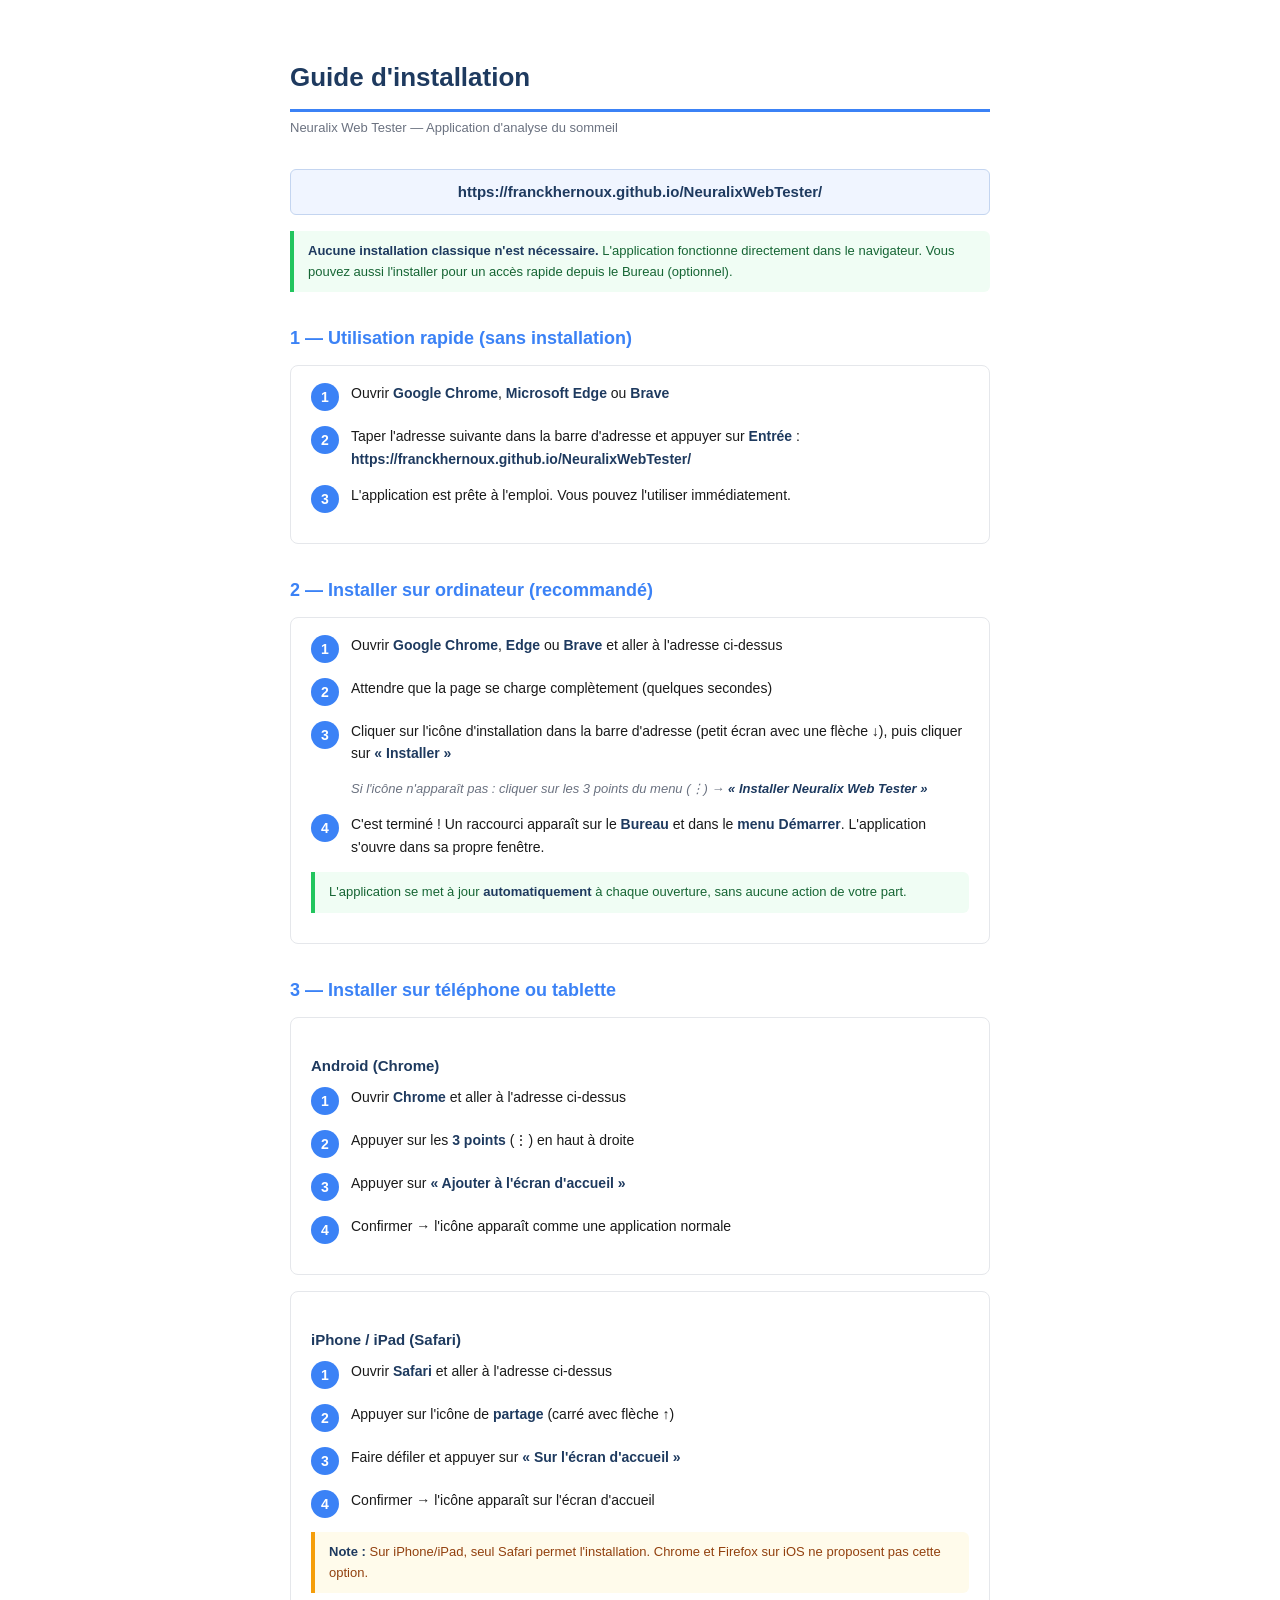
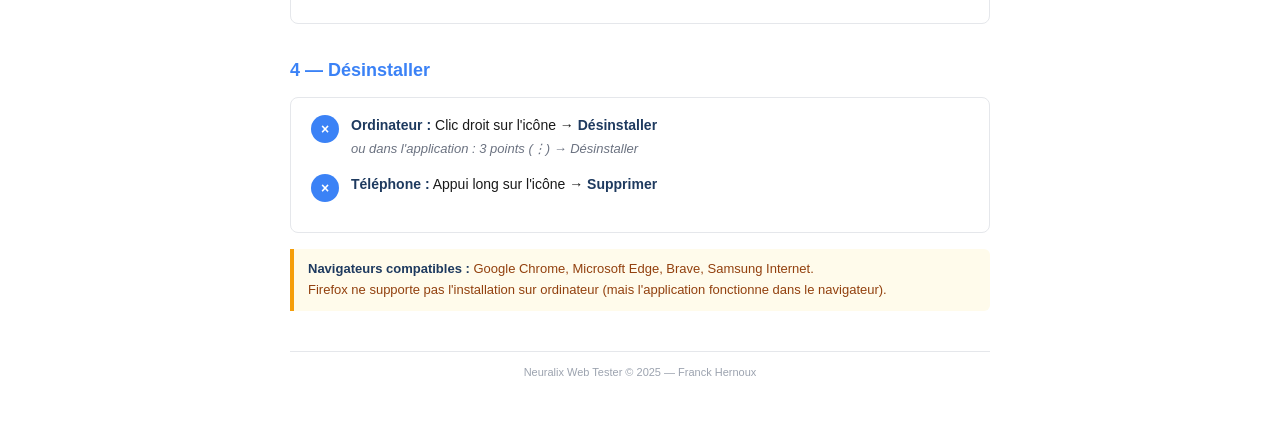
<file: Guide_Installation_NeuralixWebTester.html>
<!DOCTYPE html>
<html lang="fr">
<head>
<meta charset="UTF-8">
<title>Guide d'installation - Neuralix Web Tester</title>
<style>
    @page { margin: 2cm; }
    body {
        font-family: 'Segoe UI', Arial, sans-serif;
        color: #1a1a1a;
        line-height: 1.6;
        max-width: 700px;
        margin: 0 auto;
        padding: 40px 20px;
    }
    h1 {
        color: #1e3a5f;
        font-size: 26px;
        border-bottom: 3px solid #3b82f6;
        padding-bottom: 10px;
        margin-bottom: 6px;
    }
    .subtitle {
        color: #6b7280;
        font-size: 13px;
        margin-bottom: 30px;
    }
    h2 {
        color: #3b82f6;
        font-size: 18px;
        margin-top: 32px;
        margin-bottom: 12px;
    }
    h3 {
        color: #1e3a5f;
        font-size: 15px;
        margin-top: 20px;
        margin-bottom: 8px;
    }
    .step {
        display: flex;
        gap: 12px;
        margin-bottom: 14px;
        align-items: flex-start;
    }
    .step-num {
        background: #3b82f6;
        color: #fff;
        width: 28px;
        height: 28px;
        border-radius: 50%;
        display: flex;
        align-items: center;
        justify-content: center;
        font-weight: 700;
        font-size: 14px;
        flex-shrink: 0;
        margin-top: 1px;
    }
    .step-text {
        flex: 1;
        font-size: 14px;
    }
    .url-box {
        background: #f0f5ff;
        border: 1px solid #c4d5f0;
        border-radius: 6px;
        padding: 10px 14px;
        font-size: 15px;
        font-weight: 600;
        color: #1e3a5f;
        text-align: center;
        margin: 16px 0;
        word-break: break-all;
    }
    .note {
        background: #fffbeb;
        border-left: 4px solid #f59e0b;
        padding: 10px 14px;
        font-size: 13px;
        color: #92400e;
        border-radius: 0 6px 6px 0;
        margin: 14px 0;
    }
    .info {
        background: #f0fdf4;
        border-left: 4px solid #22c55e;
        padding: 10px 14px;
        font-size: 13px;
        color: #166534;
        border-radius: 0 6px 6px 0;
        margin: 14px 0;
    }
    .section-box {
        border: 1px solid #e5e7eb;
        border-radius: 8px;
        padding: 16px 20px;
        margin-bottom: 16px;
        page-break-inside: avoid;
    }
    .alt {
        color: #6b7280;
        font-size: 13px;
        font-style: italic;
    }
    strong { color: #1e3a5f; }
    .footer {
        margin-top: 40px;
        padding-top: 12px;
        border-top: 1px solid #e5e7eb;
        font-size: 11px;
        color: #9ca3af;
        text-align: center;
    }
    @media print {
        body { padding: 0; }
        .section-box { break-inside: avoid; }
    }
</style>
</head>
<body>

<h1>Guide d'installation</h1>
<div class="subtitle">Neuralix Web Tester &mdash; Application d'analyse du sommeil</div>

<div class="url-box">https://franckhernoux.github.io/NeuralixWebTester/</div>

<div class="info">
    <strong>Aucune installation classique n'est n&eacute;cessaire.</strong> L'application fonctionne directement dans le navigateur.
    Vous pouvez aussi l'installer pour un acc&egrave;s rapide depuis le Bureau (optionnel).
</div>

<!-- ============================================================ -->
<h2>1 &mdash; Utilisation rapide (sans installation)</h2>
<!-- ============================================================ -->

<div class="section-box">
    <div class="step">
        <div class="step-num">1</div>
        <div class="step-text">
            Ouvrir <strong>Google Chrome</strong>, <strong>Microsoft Edge</strong> ou <strong>Brave</strong>
        </div>
    </div>
    <div class="step">
        <div class="step-num">2</div>
        <div class="step-text">
            Taper l'adresse suivante dans la barre d'adresse et appuyer sur <strong>Entr&eacute;e</strong> :<br>
            <strong>https://franckhernoux.github.io/NeuralixWebTester/</strong>
        </div>
    </div>
    <div class="step">
        <div class="step-num">3</div>
        <div class="step-text">
            L'application est pr&ecirc;te &agrave; l'emploi. Vous pouvez l'utiliser imm&eacute;diatement.
        </div>
    </div>
</div>

<!-- ============================================================ -->
<h2>2 &mdash; Installer sur ordinateur (recommand&eacute;)</h2>
<!-- ============================================================ -->

<div class="section-box">
    <div class="step">
        <div class="step-num">1</div>
        <div class="step-text">
            Ouvrir <strong>Google Chrome</strong>, <strong>Edge</strong> ou <strong>Brave</strong> et aller &agrave; l'adresse ci-dessus
        </div>
    </div>
    <div class="step">
        <div class="step-num">2</div>
        <div class="step-text">
            Attendre que la page se charge compl&egrave;tement (quelques secondes)
        </div>
    </div>
    <div class="step">
        <div class="step-num">3</div>
        <div class="step-text">
            Cliquer sur l'ic&ocirc;ne d'installation dans la barre d'adresse
            (petit &eacute;cran avec une fl&egrave;che &darr;), puis cliquer sur <strong>&laquo; Installer &raquo;</strong>
        </div>
    </div>
    <div class="alt" style="margin-left:40px; margin-bottom:14px;">
        Si l'ic&ocirc;ne n'appara&icirc;t pas : cliquer sur les 3 points du menu (&vellip;) &rarr; <strong>&laquo; Installer Neuralix Web Tester &raquo;</strong>
    </div>
    <div class="step">
        <div class="step-num">4</div>
        <div class="step-text">
            C'est termin&eacute; ! Un raccourci appara&icirc;t sur le <strong>Bureau</strong> et dans le <strong>menu D&eacute;marrer</strong>.
            L'application s'ouvre dans sa propre fen&ecirc;tre.
        </div>
    </div>

    <div class="info">
        L'application se met &agrave; jour <strong>automatiquement</strong> &agrave; chaque ouverture, sans aucune action de votre part.
    </div>
</div>

<!-- ============================================================ -->
<h2>3 &mdash; Installer sur t&eacute;l&eacute;phone ou tablette</h2>
<!-- ============================================================ -->

<div class="section-box">
    <h3>Android (Chrome)</h3>
    <div class="step">
        <div class="step-num">1</div>
        <div class="step-text">Ouvrir <strong>Chrome</strong> et aller &agrave; l'adresse ci-dessus</div>
    </div>
    <div class="step">
        <div class="step-num">2</div>
        <div class="step-text">Appuyer sur les <strong>3 points</strong> (&vellip;) en haut &agrave; droite</div>
    </div>
    <div class="step">
        <div class="step-num">3</div>
        <div class="step-text">Appuyer sur <strong>&laquo; Ajouter &agrave; l'&eacute;cran d'accueil &raquo;</strong></div>
    </div>
    <div class="step">
        <div class="step-num">4</div>
        <div class="step-text">Confirmer &rarr; l'ic&ocirc;ne appara&icirc;t comme une application normale</div>
    </div>
</div>

<div class="section-box">
    <h3>iPhone / iPad (Safari)</h3>
    <div class="step">
        <div class="step-num">1</div>
        <div class="step-text">Ouvrir <strong>Safari</strong> et aller &agrave; l'adresse ci-dessus</div>
    </div>
    <div class="step">
        <div class="step-num">2</div>
        <div class="step-text">Appuyer sur l'ic&ocirc;ne de <strong>partage</strong> (carr&eacute; avec fl&egrave;che &uarr;)</div>
    </div>
    <div class="step">
        <div class="step-num">3</div>
        <div class="step-text">Faire d&eacute;filer et appuyer sur <strong>&laquo; Sur l'&eacute;cran d'accueil &raquo;</strong></div>
    </div>
    <div class="step">
        <div class="step-num">4</div>
        <div class="step-text">Confirmer &rarr; l'ic&ocirc;ne appara&icirc;t sur l'&eacute;cran d'accueil</div>
    </div>

    <div class="note">
        <strong>Note :</strong> Sur iPhone/iPad, seul Safari permet l'installation. Chrome et Firefox sur iOS ne proposent pas cette option.
    </div>
</div>

<!-- ============================================================ -->
<h2>4 &mdash; D&eacute;sinstaller</h2>
<!-- ============================================================ -->

<div class="section-box">
    <div class="step">
        <div class="step-num">&times;</div>
        <div class="step-text">
            <strong>Ordinateur :</strong> Clic droit sur l'ic&ocirc;ne &rarr; <strong>D&eacute;sinstaller</strong>
            <br><span class="alt">ou dans l'application : 3 points (&vellip;) &rarr; D&eacute;sinstaller</span>
        </div>
    </div>
    <div class="step">
        <div class="step-num">&times;</div>
        <div class="step-text">
            <strong>T&eacute;l&eacute;phone :</strong> Appui long sur l'ic&ocirc;ne &rarr; <strong>Supprimer</strong>
        </div>
    </div>
</div>

<div class="note">
    <strong>Navigateurs compatibles :</strong> Google Chrome, Microsoft Edge, Brave, Samsung Internet.
    <br>Firefox ne supporte pas l'installation sur ordinateur (mais l'application fonctionne dans le navigateur).
</div>

<div class="footer">
    Neuralix Web Tester &copy; 2025 &mdash; Franck Hernoux
</div>

</body>
</html>
</file>
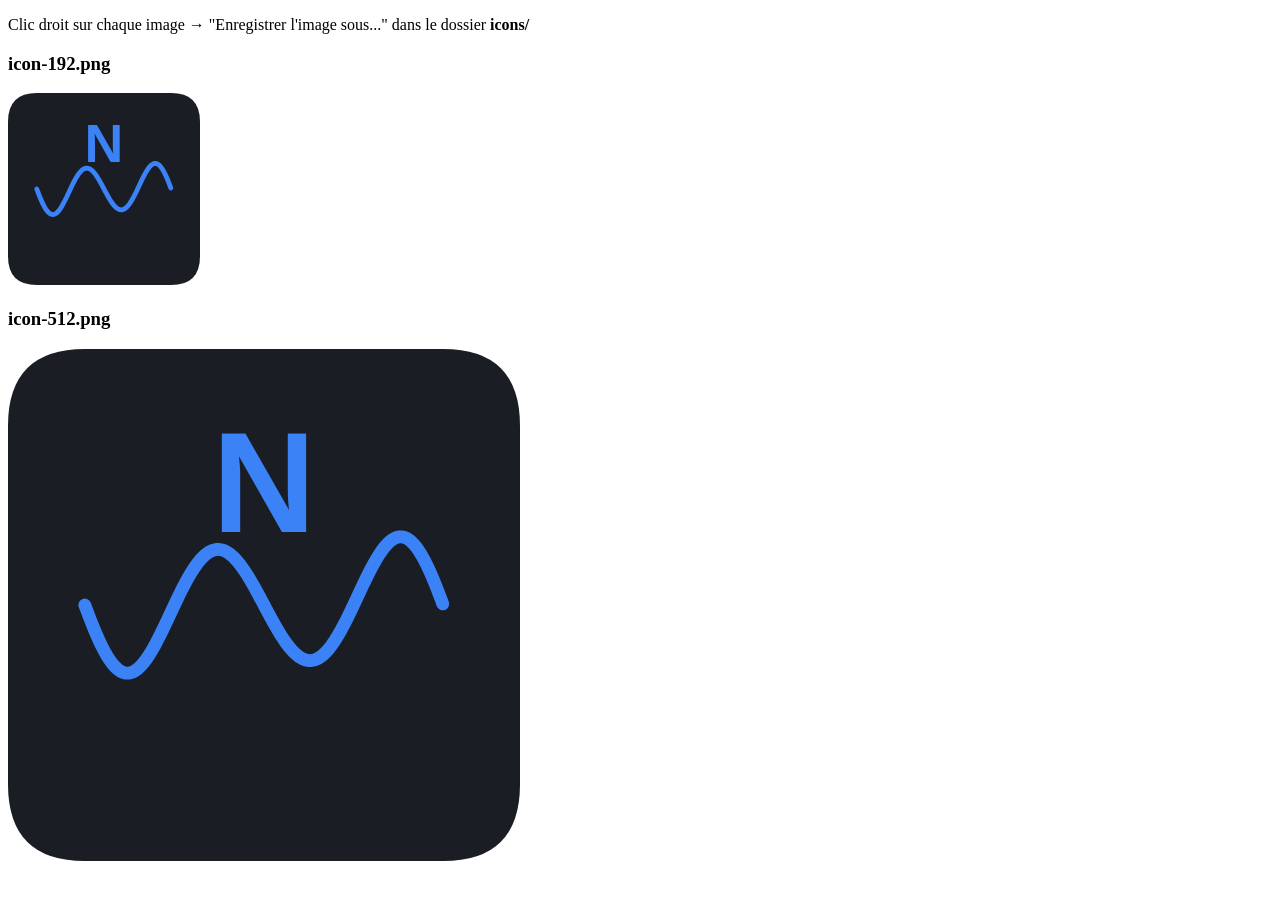
<file: icons/generate-icons.html>
<!DOCTYPE html>
<html>
<head><title>Generate Neuralix Icons</title></head>
<body>
<p>Clic droit sur chaque image → "Enregistrer l'image sous..." dans le dossier <b>icons/</b></p>

<h3>icon-192.png</h3>
<canvas id="c192" width="192" height="192"></canvas>

<h3>icon-512.png</h3>
<canvas id="c512" width="512" height="512"></canvas>

<script>
function drawIcon(canvas) {
    const s = canvas.width;
    const ctx = canvas.getContext('2d');

    // Fond arrondi
    const r = s * 0.15;
    ctx.beginPath();
    ctx.moveTo(r, 0); ctx.lineTo(s - r, 0);
    ctx.quadraticCurveTo(s, 0, s, r);
    ctx.lineTo(s, s - r);
    ctx.quadraticCurveTo(s, s, s - r, s);
    ctx.lineTo(r, s);
    ctx.quadraticCurveTo(0, s, 0, s - r);
    ctx.lineTo(0, r);
    ctx.quadraticCurveTo(0, 0, r, 0);
    ctx.closePath();
    ctx.fillStyle = '#1a1d23';
    ctx.fill();

    // Onde sinusoïdale (EEG stylisé)
    ctx.strokeStyle = '#3b82f6';
    ctx.lineWidth = s * 0.025;
    ctx.lineCap = 'round';
    ctx.beginPath();
    const cy = s * 0.5;
    const amp = s * 0.15;
    for (let x = s * 0.15; x <= s * 0.85; x++) {
        const t = (x - s * 0.15) / (s * 0.7);
        const y = cy + Math.sin(t * Math.PI * 4) * amp * (1 - 0.3 * Math.sin(t * Math.PI));
        if (x === Math.floor(s * 0.15)) ctx.moveTo(x, y);
        else ctx.lineTo(x, y);
    }
    ctx.stroke();

    // Texte "N"
    ctx.fillStyle = '#3b82f6';
    ctx.font = `bold ${s * 0.28}px sans-serif`;
    ctx.textAlign = 'center';
    ctx.textBaseline = 'middle';
    ctx.fillText('N', s * 0.5, s * 0.28);
}

drawIcon(document.getElementById('c192'));
drawIcon(document.getElementById('c512'));
</script>
</body>
</html>
</file>
<file: style.css>
/* ============================================================================
   Neuralix Web Tester - Style Sheet
   Theme sombre professionnel pour interface medicale
   ============================================================================ */

:root {
    --bg-primary: #1a1d23;
    --bg-secondary: #22262e;
    --bg-card: #2a2f38;
    --bg-input: #353a44;
    --text-primary: #e8eaed;
    --text-secondary: #9aa0a6;
    --text-muted: #6b7280;
    --border: #3a3f4a;
    --accent: #4a9eff;
    --accent-hover: #6ab4ff;
    --success: #34d399;
    --warning: #fbbf24;
    --danger: #f87171;

    /* Couleurs des phases de sommeil */
    --stage-wake: #ef4444;
    --stage-n1: #f59e0b;
    --stage-n2: #3b82f6;
    --stage-n3: #6366f1;
    --stage-rem: #22c55e;
}

* {
    margin: 0;
    padding: 0;
    box-sizing: border-box;
}

body {
    font-family: 'Segoe UI', system-ui, -apple-system, sans-serif;
    background: var(--bg-primary);
    color: var(--text-primary);
    line-height: 1.6;
    min-height: 100vh;
}

/* Header */
header {
    display: flex;
    justify-content: space-between;
    align-items: center;
    padding: 16px 24px;
    background: var(--bg-secondary);
    border-bottom: 1px solid var(--border);
}

header h1 {
    font-size: 24px;
    font-weight: 700;
    color: var(--accent);
}

header .subtitle {
    font-weight: 300;
    color: var(--text-secondary);
    font-size: 20px;
}

header .version {
    display: block;
    font-size: 12px;
    color: var(--text-muted);
    margin-top: 2px;
}

.status {
    padding: 6px 14px;
    border-radius: 20px;
    font-size: 13px;
    font-weight: 500;
}

.status.disconnected {
    background: rgba(248, 113, 113, 0.15);
    color: var(--danger);
    border: 1px solid rgba(248, 113, 113, 0.3);
}

.status.connected {
    background: rgba(52, 211, 153, 0.15);
    color: var(--success);
    border: 1px solid rgba(52, 211, 153, 0.3);
}

.status.sending {
    background: rgba(251, 191, 36, 0.15);
    color: var(--warning);
    border: 1px solid rgba(251, 191, 36, 0.3);
    animation: pulse 1.5s infinite;
}

@keyframes pulse {
    0%, 100% { opacity: 1; }
    50% { opacity: 0.6; }
}

/* Sections */
section {
    margin: 16px 24px;
    padding: 20px;
    background: var(--bg-secondary);
    border-radius: 12px;
    border: 1px solid var(--border);
}

section h2 {
    font-size: 16px;
    font-weight: 600;
    color: var(--text-secondary);
    margin-bottom: 16px;
    text-transform: uppercase;
    letter-spacing: 0.5px;
}

section h3 {
    font-size: 14px;
    color: var(--text-secondary);
    margin-bottom: 8px;
}

/* Boutons */
.btn {
    padding: 8px 16px;
    border: none;
    border-radius: 6px;
    font-size: 13px;
    font-weight: 500;
    cursor: pointer;
    transition: all 0.2s;
    white-space: nowrap;
}

.btn:disabled {
    opacity: 0.4;
    cursor: not-allowed;
}

.btn-primary { background: var(--accent); color: white; }
.btn-primary:hover:not(:disabled) { background: var(--accent-hover); }
.btn-success { background: var(--success); color: #1a1d23; }
.btn-success:hover:not(:disabled) { background: #4ade80; }
.btn-warning { background: var(--warning); color: #1a1d23; }
.btn-warning:hover:not(:disabled) { background: #fcd34d; }
.btn-danger { background: var(--danger); color: white; }
.btn-danger:hover:not(:disabled) { background: #fca5a5; }
.btn-secondary { background: var(--bg-input); color: var(--text-primary); border: 1px solid var(--border); }
.btn-secondary:hover:not(:disabled) { background: #454b57; }
.btn-small { padding: 4px 10px; font-size: 11px; }

/* Controles — le flex passe sur .section-body apres wrapping JS */
#controls > .section-body {
    display: flex;
    flex-wrap: wrap;
    align-items: center;
    gap: 16px;
}

.control-group {
    display: flex;
    align-items: center;
    gap: 8px;
}

.control-group label {
    font-size: 13px;
    color: var(--text-secondary);
}

.file-label {
    cursor: pointer;
}

.file-info {
    font-size: 12px;
    color: var(--text-muted);
    max-width: 200px;
    overflow: hidden;
    text-overflow: ellipsis;
}

select, input[type="number"] {
    background: var(--bg-input);
    color: var(--text-primary);
    border: 1px solid var(--border);
    border-radius: 6px;
    padding: 6px 10px;
    font-size: 13px;
}

select:focus, input:focus {
    outline: none;
    border-color: var(--accent);
}

.speed-info {
    font-size: 11px;
    color: var(--text-muted);
    font-style: italic;
    white-space: nowrap;
}

.epoch-timing {
    font-size: 11px;
    color: var(--accent);
    font-weight: 600;
    white-space: nowrap;
}

/* Barre de progression */
.progress-bar-container {
    width: 100%;
    height: 8px;
    background: var(--bg-input);
    border-radius: 4px;
    overflow: hidden;
    margin-bottom: 8px;
}

.progress-bar {
    height: 100%;
    width: 0%;
    background: linear-gradient(90deg, var(--accent), var(--success));
    border-radius: 4px;
    transition: width 0.3s;
}

.progress-info {
    display: flex;
    justify-content: space-between;
    font-size: 12px;
    color: var(--text-muted);
}

/* Canvas Signal */
#signalCanvas, #hypnogramCanvas, #fullNightCanvas {
    width: 100%;
    height: auto;
    background: var(--bg-card);
    border-radius: 8px;
    border: 1px solid var(--border);
}

/* Full Night Signal */
.fullnight-toolbar {
    display: flex;
    align-items: center;
    justify-content: space-between;
    margin-bottom: 10px;
    flex-wrap: wrap;
    gap: 8px;
}

.fullnight-info {
    color: var(--text-secondary);
    font-size: 13px;
    font-weight: 500;
}

.fullnight-curves {
    display: flex;
    gap: 14px;
    align-items: center;
}

.fn-curve-label {
    display: inline-flex;
    align-items: center;
    gap: 5px;
    font-size: 12px;
    color: var(--text-secondary);
    cursor: pointer;
    user-select: none;
}

.fn-curve-label input[type="checkbox"] {
    accent-color: var(--accent);
    cursor: pointer;
}

.fn-curve-swatch {
    display: inline-block;
    width: 14px;
    height: 4px;
    border-radius: 2px;
}

.fn-mode-toggle {
    display: flex;
    gap: 0;
    border: 1px solid var(--border);
    border-radius: 6px;
    overflow: hidden;
}

.fn-mode-btn {
    border-radius: 0;
    border: none;
    background: var(--bg-input);
    color: var(--text-muted);
    padding: 4px 10px;
    font-size: 11px;
}

.fn-mode-btn.fn-mode-active {
    background: var(--accent);
    color: white;
}

.fullnight-controls {
    display: flex;
    gap: 6px;
}

.fullnight-scroll-container {
    margin-top: 8px;
    padding: 0 4px;
}

.fullnight-slider {
    width: 100%;
    height: 8px;
    -webkit-appearance: none;
    appearance: none;
    background: var(--bg-card);
    border-radius: 4px;
    outline: none;
    border: 1px solid var(--border);
    cursor: pointer;
}

.fullnight-slider::-webkit-slider-thumb {
    -webkit-appearance: none;
    appearance: none;
    width: 20px;
    height: 20px;
    border-radius: 50%;
    background: var(--accent);
    cursor: grab;
    border: 2px solid var(--bg-primary);
    box-shadow: 0 1px 4px rgba(0,0,0,0.3);
}

.fullnight-slider::-moz-range-thumb {
    width: 20px;
    height: 20px;
    border-radius: 50%;
    background: var(--accent);
    cursor: grab;
    border: 2px solid var(--bg-primary);
    box-shadow: 0 1px 4px rgba(0,0,0,0.3);
}

/* Full Night wrapper + selection overlay */
#fullNightWrapper {
    position: relative;
    line-height: 0;
    cursor: crosshair;
    user-select: none;
}

#fullNightSelection {
    position: absolute;
    top: 0;
    bottom: 0;
    background: rgba(74, 158, 255, 0.15);
    border: 1.5px solid rgba(74, 158, 255, 0.6);
    pointer-events: none;
    display: none;
    box-sizing: border-box;
    border-radius: 2px;
}

#fullNightResizeHandle {
    height: 6px;
    background: linear-gradient(180deg, transparent 0%, rgba(255,255,255,0.06) 50%, transparent 100%);
    cursor: ns-resize;
    user-select: none;
    border-radius: 0 0 4px 4px;
    position: relative;
}
#fullNightResizeHandle::after {
    content: '';
    position: absolute;
    left: 50%;
    top: 50%;
    transform: translate(-50%, -50%);
    width: 40px;
    height: 3px;
    border-top: 1px solid rgba(255,255,255,0.15);
    border-bottom: 1px solid rgba(255,255,255,0.15);
}
#fullNightResizeHandle:hover {
    background: linear-gradient(180deg, transparent 0%, rgba(74,158,255,0.15) 50%, transparent 100%);
}
#fullNightResizeHandle:hover::after {
    border-color: rgba(74,158,255,0.4);
}

/* Grille de comparaison */
.comparison-grid {
    display: grid;
    grid-template-columns: repeat(3, 1fr);
    gap: 16px;
}

.comparison-card {
    background: var(--bg-card);
    border-radius: 10px;
    padding: 20px;
    text-align: center;
    border: 2px solid var(--border);
    transition: border-color 0.3s;
}

.comparison-card h3 {
    text-align: center;
}

.stage-display {
    font-size: 36px;
    font-weight: 700;
    margin: 12px 0;
    min-height: 50px;
    display: flex;
    align-items: center;
    justify-content: center;
}

.confidence {
    font-size: 14px;
    color: var(--text-secondary);
}

.processing-time {
    font-size: 12px;
    color: var(--text-muted);
    margin-top: 4px;
}

.match-indicator {
    font-size: 18px;
    font-weight: 600;
    margin-top: 8px;
}

.match-yes { color: var(--success); }
.match-no { color: var(--danger); }

/* Couleurs des stages */
.stage-W { color: var(--stage-wake); }
.stage-N1 { color: var(--stage-n1); }
.stage-N2 { color: var(--stage-n2); }
.stage-N3 { color: var(--stage-n3); }
.stage-REM { color: var(--stage-rem); }

.card-match { border-color: var(--success); }
.card-partial { border-color: var(--accent); }
.card-outlier { border-color: var(--warning); }
.card-mismatch { border-color: var(--danger); }

/* Barre legende + controles zoom hypnogramme */
.hypno-toolbar {
    display: flex;
    align-items: center;
    justify-content: space-between;
    flex-wrap: wrap;
    gap: 8px;
    margin-bottom: 10px;
}

.hypnogram-legend {
    display: flex;
    gap: 16px;
    flex-wrap: wrap;
}

.hypno-zoom-controls {
    display: flex;
    align-items: center;
    gap: 6px;
}

.zoom-info {
    font-size: 12px;
    color: #60a5fa;
    font-style: italic;
    margin-left: 4px;
}

/* Wrapper canvas + overlay selection */
#hypnoWrapper {
    position: relative;
    line-height: 0;
    cursor: crosshair;
    user-select: none;
}

#hypnoSelection {
    position: absolute;
    top: 0;
    bottom: 0;
    background: rgba(74, 158, 255, 0.15);
    border: 1.5px solid rgba(74, 158, 255, 0.6);
    pointer-events: none;
    display: none;
    box-sizing: border-box;
    border-radius: 2px;
}

.legend-item {
    font-size: 12px;
    font-weight: 600;
    padding: 3px 10px;
    border-radius: 4px;
    background: var(--bg-card);
}

/* Legende historique */
.history-legend {
    display: flex;
    align-items: center;
    gap: 6px;
    flex-wrap: wrap;
    margin-bottom: 12px;
    font-size: 12px;
    color: var(--text-secondary);
}

.legend-color {
    display: inline-block;
    width: 14px;
    height: 14px;
    border-radius: 3px;
    vertical-align: middle;
    margin-left: 12px;
}

.legend-color:first-child {
    margin-left: 0;
}

.lg-agree   { background: rgba(52, 211, 153, 0.35); border: 1px solid rgba(52, 211, 153, 0.6); }
.lg-partial { background: rgba(74, 158, 255, 0.35); border: 1px solid rgba(74, 158, 255, 0.6); }
.lg-outlier { background: rgba(251, 191, 36, 0.35); border: 1px solid rgba(251, 191, 36, 0.6); }
.lg-wrong   { background: rgba(248, 113, 113, 0.35); border: 1px solid rgba(248, 113, 113, 0.6); }

/* Tableau */
.table-container {
    max-height: 740px;
    overflow-y: auto;
}

table {
    width: 100%;
    border-collapse: separate;
    border-spacing: 0 2px;
    font-size: 13px;
}

thead {
    position: sticky;
    top: 0;
    z-index: 1;
}

th {
    background: var(--bg-card);
    color: var(--text-secondary);
    padding: 10px 12px;
    text-align: left;
    font-weight: 600;
    border-bottom: 2px solid var(--border);
}

td {
    padding: 8px 12px;
    border-bottom: 1px solid rgba(58, 63, 74, 0.5);
}

tr:hover td {
    filter: brightness(1.15);
}

/* Cellules stage colorees */
td.stage-cell {
    font-weight: 700;
    font-size: 14px;
    text-align: center;
    letter-spacing: 0.3px;
}

td.cell-bg-agree {
    background: rgba(52, 211, 153, 0.2);
    color: #6ee7b7;
}

td.cell-bg-partial {
    background: rgba(74, 158, 255, 0.2);
    color: #93c5fd;
}

td.cell-bg-outlier {
    background: rgba(251, 191, 36, 0.2);
    color: #fcd34d;
}

td.cell-bg-wrong {
    background: rgba(248, 113, 113, 0.2);
    color: #fca5a5;
}

td.cell-bg-pending {
    background: rgba(107, 114, 128, 0.15);
    color: var(--text-muted);
    font-style: italic;
}

/* Statistiques */
.stats-grid {
    display: grid;
    grid-template-columns: repeat(auto-fit, minmax(200px, 1fr));
    gap: 16px;
}

.stat-card {
    background: var(--bg-card);
    border-radius: 8px;
    padding: 16px;
    text-align: center;
}

.stat-label {
    font-size: 12px;
    color: var(--text-muted);
    text-transform: uppercase;
    margin-bottom: 8px;
}

.stat-value {
    font-size: 28px;
    font-weight: 700;
    color: var(--accent);
}

/* Barre de filtre statistiques */
.stats-filter-bar {
    display: flex;
    align-items: center;
    gap: 10px;
    margin-bottom: 16px;
    padding: 10px 14px;
    background: var(--bg-card);
    border-radius: 8px;
    border: 1px solid var(--border);
    flex-wrap: wrap;
}
.stats-filter-bar label {
    font-size: 13px;
    color: var(--text-secondary);
    font-weight: 600;
    white-space: nowrap;
}
.stats-filter-bar select {
    min-width: 240px;
    max-width: 400px;
}
.stats-filter-info {
    font-size: 12px;
    color: #60a5fa;
    font-style: italic;
    white-space: nowrap;
}

.stat-duration {
    font-size: 11px;
    color: #fbbf24;
    margin-top: 5px;
    line-height: 1.4;
    letter-spacing: 0.02em;
}
.stat-duration .dur-sep {
    color: var(--text-muted);
    margin: 0 3px;
}
.epochs-timeout {
    color: #ef4444;
    font-size: 14px;
    font-weight: 600;
}
.stat-accord {
    font-size: 11px;
    margin-top: 4px;
    font-weight: 600;
    letter-spacing: 0.02em;
}
.stat-errors {
    font-size: 11px;
    margin-top: 2px;
    font-weight: 600;
    color: #ef4444;
}
.stat-legend {
    font-size: 11px;
    color: #9aa0a6;
    padding: 4px 0 6px 0;
}
.hypno-visibility {
    display: flex;
    gap: 12px;
    align-items: center;
    font-size: 12px;
}
.hypno-visibility label {
    display: flex;
    align-items: center;
    gap: 4px;
    cursor: pointer;
}
.hypno-mask-control {
    display: flex;
    align-items: center;
    gap: 4px;
    margin-left: 8px;
    padding-left: 10px;
    border-left: 1px solid var(--border);
}

/* Configuration */
.config-note {
    font-size: 13px;
    color: var(--text-muted);
    background: rgba(251, 191, 36, 0.08);
    border: 1px solid rgba(251, 191, 36, 0.2);
    border-radius: 6px;
    padding: 12px;
    margin-bottom: 16px;
}

.config-grid {
    display: grid;
    grid-template-columns: repeat(auto-fit, minmax(250px, 1fr));
    gap: 12px;
}

.config-grid label {
    display: block;
    font-size: 12px;
    color: var(--text-secondary);
    margin-bottom: 4px;
}

.config-grid small {
    font-size: 11px;
    color: var(--text-muted);
}

.config-grid input, .config-grid select {
    width: 100%;
}

/* Console de log */
#logConsole {
    background: #0d1117;
    border-radius: 8px;
    padding: 12px;
    font-family: 'Consolas', 'Courier New', monospace;
    font-size: 12px;
    height: 200px;
    overflow-y: auto;
    border: 1px solid var(--border);
}

.log-entry {
    padding: 1px 0;
    word-break: break-all;
}

.log-info { color: #8b949e; }
.log-send { color: #79c0ff; }
.log-recv { color: #7ee787; }
.log-error { color: #f85149; }
.log-pred   { color: #d2a8ff; font-weight: 600; }
.log-timing { color: #fbbf24; font-family: monospace; font-size: 12px; }

/* Filtre de confiance */
#confidenceFilterSection {
    margin-top: 20px;
    padding-top: 16px;
    border-top: 1px solid var(--border);
}
#confidenceFilterSection h3 {
    margin: 0 0 12px 0;
    font-size: 15px;
    color: var(--text-secondary);
}
.confidence-control {
    display: flex;
    align-items: center;
    gap: 12px;
    flex-wrap: wrap;
    margin-bottom: 14px;
}
.confidence-control label {
    font-size: 13px;
    color: var(--text-secondary);
    white-space: nowrap;
}
#confidenceSlider {
    flex: 1;
    min-width: 140px;
    max-width: 280px;
    accent-color: #3b82f6;
    cursor: pointer;
    height: 4px;
}
.confidence-number {
    width: 62px;
    padding: 4px 8px;
    background: var(--bg-secondary);
    border: 1px solid var(--border);
    border-radius: 6px;
    color: var(--text-primary);
    font-size: 14px;
    text-align: center;
}
.confidence-number:focus {
    outline: none;
    border-color: #3b82f6;
}
.confidence-pct {
    font-size: 14px;
    color: var(--text-secondary);
}
.filtered-count-label {
    font-size: 12px;
    color: #3b82f6;
    font-style: italic;
}

/* ============================================================================
   Barre d'onglets
   ============================================================================ */

#tabBar {
    display: flex;
    gap: 0;
    background: var(--bg-secondary);
    border-bottom: 2px solid var(--border);
    padding: 0 24px;
}

.tab-btn {
    padding: 12px 24px;
    background: transparent;
    border: none;
    border-bottom: 3px solid transparent;
    color: var(--text-muted);
    font-size: 14px;
    font-weight: 600;
    cursor: pointer;
    transition: all 0.2s;
    margin-bottom: -2px;
}

.tab-btn:hover {
    color: var(--text-secondary);
    background: rgba(74, 158, 255, 0.05);
}

.tab-btn.active {
    color: var(--accent);
    border-bottom-color: var(--accent);
}

.tab-content {
    display: none;
}

.tab-content.active {
    display: block;
}

/* mainSections est toujours visible sauf quand l'onglet multi-fichiers est actif */
#mainSections {
    display: block !important;
}

#mainSections.tab-main-hidden {
    display: none !important;
}

#mainSections > section.tab-hidden {
    display: none !important;
}

/* ============================================================================
   Analyse frequentielle
   ============================================================================ */

.freq-container {
    display: flex;
    gap: 16px;
}

.freq-panel {
    flex: 1;
    min-width: 0;
}

.freq-panel h3 {
    margin: 0 0 8px 0;
    font-size: 13px;
    color: var(--text-secondary);
}

.freq-panel canvas {
    width: 100%;
    border-radius: 6px;
}

.freq-legend {
    display: flex;
    gap: 12px;
    margin-top: 12px;
    flex-wrap: wrap;
}

.freq-band {
    padding: 4px 10px;
    border-radius: 4px;
    font-size: 11px;
    border: 1px solid;
    color: var(--text-secondary);
}

/* ============================================================================
   Multi-fichiers: Bandeau dossier (sticky)
   ============================================================================ */

.mf-folder-banner {
    position: sticky;
    top: 0;
    z-index: 100;
    display: flex;
    align-items: center;
    gap: 10px;
    padding: 10px 20px;
    background: var(--bg-secondary);
    border-bottom: 2px solid var(--accent);
    font-size: 15px;
    font-weight: 600;
    color: var(--text-primary);
    box-shadow: 0 2px 8px rgba(0, 0, 0, 0.3);
}

.mf-folder-icon {
    font-size: 18px;
}

#mfFolderName {
    white-space: nowrap;
    overflow: hidden;
    text-overflow: ellipsis;
}

/* ============================================================================
   Multi-fichiers: File chips
   ============================================================================ */

.mf-file-list {
    display: flex;
    flex-wrap: wrap;
    gap: 6px;
    margin-top: 12px;
    max-height: 200px;
    overflow-y: auto;
}

.mf-file-chip {
    display: inline-flex;
    align-items: center;
    gap: 6px;
    background: var(--bg-card);
    border: 1px solid var(--border);
    border-radius: 16px;
    padding: 4px 12px;
    font-size: 12px;
    color: var(--text-secondary);
    cursor: pointer;
    transition: border-color 0.2s;
}

.mf-file-chip:hover {
    border-color: var(--accent);
}

.mf-file-chip.chip-selected {
    border-color: var(--accent);
    background: rgba(74, 158, 255, 0.1);
    color: var(--accent);
}

.mf-file-chip .chip-remove {
    cursor: pointer;
    color: var(--text-muted);
    font-size: 14px;
    line-height: 1;
}

.mf-file-chip .chip-remove:hover {
    color: var(--danger);
}

.mf-file-chip.chip-error {
    border-color: var(--danger);
    color: var(--danger);
}

/* ============================================================================
   Multi-fichiers: Summary toolbar
   ============================================================================ */

.mf-summary-toolbar {
    display: flex;
    align-items: center;
    gap: 10px;
    margin-bottom: 12px;
    flex-wrap: wrap;
}

.mf-summary-toolbar label {
    font-size: 13px;
    color: var(--text-secondary);
}

/* ============================================================================
   Multi-fichiers: Hypnogrammes empiles
   ============================================================================ */

.mf-hypno-toolbar {
    display: flex;
    align-items: center;
    gap: 16px;
    margin-bottom: 12px;
    flex-wrap: wrap;
}

.mf-hypno-toolbar input[type="text"] {
    background: var(--bg-input);
    color: var(--text-primary);
    border: 1px solid var(--border);
    border-radius: 6px;
    padding: 6px 10px;
    font-size: 13px;
}

.mf-hypno-toolbar input[type="text"]:focus {
    outline: none;
    border-color: var(--accent);
}

#mfHypnoContainer {
    display: flex;
    flex-direction: column;
    gap: 8px;
}

.mf-hypno-item {
    background: var(--bg-card);
    border: 1px solid var(--border);
    border-radius: 8px;
    padding: 8px;
    cursor: pointer;
    transition: border-color 0.2s;
}

.mf-hypno-item:hover {
    border-color: var(--accent);
}

.mf-hypno-item.mf-hypno-selected {
    border-color: var(--accent);
    box-shadow: 0 0 0 1px var(--accent);
}

.mf-hypno-label {
    font-size: 11px;
    color: var(--text-secondary);
    margin-bottom: 4px;
    display: flex;
    justify-content: space-between;
    align-items: center;
}

.mf-hypno-acc {
    font-size: 10px;
    color: var(--accent);
}

.mf-hypno-canvas {
    display: block;
    max-width: 100%;
    background: var(--bg-card);
    border-radius: 4px;
}

/* ============================================================================
   Multi-fichiers: Precision color classes
   ============================================================================ */

.acc-high { color: var(--success); }
.acc-mid  { color: var(--warning); }
.acc-low  { color: var(--danger); }

/* ============================================================================
   Multi-fichiers: Matrice de confusion
   ============================================================================ */

.confusion-matrix {
    border-collapse: collapse;
    margin-top: 8px;
}

.confusion-matrix th,
.confusion-matrix td {
    padding: 8px 12px;
    text-align: center;
    font-size: 12px;
    border: 1px solid var(--border);
}

.confusion-matrix th {
    background: var(--bg-card);
    font-weight: 600;
    border-bottom: 2px solid var(--border);
}

.confusion-matrix th.cm-corner {
    background: var(--bg-secondary);
}

.confusion-matrix td.cm-cell {
    font-weight: 600;
    min-width: 60px;
}

.confusion-matrix td.cm-row-label {
    background: var(--bg-card);
    font-weight: 600;
    text-align: right;
    color: var(--text-secondary);
}

/* ============================================================================
   Multi-fichiers: Duration table
   ============================================================================ */

#mfDurationTable td {
    text-align: center;
    font-size: 12px;
}

#mfDurationTable td:first-child {
    text-align: left;
    max-width: 200px;
    overflow: hidden;
    text-overflow: ellipsis;
    white-space: nowrap;
}

/* ============================================================================
   Sections: Collapse / Expand + Drag & Drop
   ============================================================================ */

/* Header (h2) avec chevron + drag handle */
.section-header {
    cursor: pointer;
    user-select: none;
    display: flex;
    align-items: center;
    gap: 8px;
}

.section-header:hover {
    color: var(--text-primary);
}

/* Fleche chevron */
.section-chevron {
    display: inline-flex;
    align-items: center;
    justify-content: center;
    width: 16px;
    height: 16px;
    flex-shrink: 0;
    transition: transform 0.25s ease;
}

.section-chevron::before {
    content: '';
    display: block;
    width: 0;
    height: 0;
    border-left: 5px solid transparent;
    border-right: 5px solid transparent;
    border-top: 6px solid currentColor;
}

/* Etat collapse */
.section-collapsed .section-chevron {
    transform: rotate(-90deg);
}

.section-collapsed > .section-body {
    display: none !important;
}

.section-collapsed {
    padding-bottom: 12px;
}

.section-collapsed .section-header {
    margin-bottom: 0;
}

/* Poignee de drag (en haut a gauche du header) */
.section-drag-handle {
    cursor: grab;
    color: var(--text-muted);
    opacity: 0.25;
    transition: opacity 0.2s;
    padding: 2px 4px;
    font-size: 14px;
    line-height: 1;
    display: inline-flex;
    align-items: center;
    user-select: none;
    margin-right: 2px;
}

.section-drag-handle::before {
    content: '\2807\2807';     /* ⠇⠇ braille dots = grip */
    letter-spacing: -2px;
}

section:hover .section-drag-handle {
    opacity: 0.6;
}

.section-drag-handle:hover {
    opacity: 1 !important;
    color: var(--accent);
}

.section-drag-handle:active {
    cursor: grabbing;
}

/* Drag en cours */
.section-dragging {
    opacity: 0.35;
    box-shadow: 0 0 0 2px var(--accent);
}

/* Indicateurs de drop */
.section-drag-over-top {
    box-shadow: inset 0 3px 0 0 var(--accent);
}

.section-drag-over-bottom {
    box-shadow: inset 0 -3px 0 0 var(--accent);
}

/* Responsive */
@media (max-width: 900px) {
    .comparison-grid {
        grid-template-columns: 1fr;
    }
    #controls {
        flex-direction: column;
        align-items: flex-start;
    }
    .mf-hypno-toolbar {
        flex-direction: column;
        align-items: flex-start;
    }
}

/* Scrollbar custom */
::-webkit-scrollbar {
    width: 8px;
    height: 8px;
}

::-webkit-scrollbar-track {
    background: var(--bg-primary);
}

::-webkit-scrollbar-thumb {
    background: var(--border);
    border-radius: 4px;
}

::-webkit-scrollbar-thumb:hover {
    background: #555;
}

/* ============================================================================
   Architecture du sommeil / Spectrogramme / Qualité signal
   ============================================================================ */

#stageDurationCanvas,
#signalQualityCanvas {
    width: 100%;
    background: var(--bg-card);
    border-radius: 8px;
    border: 1px solid var(--border);
}

.spectrogram-toolbar {
    display: flex;
    align-items: center;
    gap: 12px;
    margin-bottom: 12px;
    flex-wrap: wrap;
}

#spectroCanvasBrut, #spectroCanvasFiltre {
    width: 100%;
    border-radius: 6px;
}

.spectro-canvas-wrap {
    position: relative;
    overflow: hidden;
}

.spectro-selection {
    display: none;
    position: absolute;
    top: 0;
    height: 100%;
    background: rgba(74, 158, 255, 0.18);
    border-left: 1px solid rgba(74, 158, 255, 0.5);
    border-right: 1px solid rgba(74, 158, 255, 0.5);
    pointer-events: none;
    z-index: 2;
}

.spectro-zoom-controls {
    display: flex;
    gap: 4px;
}

/* ============================================================================
   Matrice de transitions
   ============================================================================ */

.hypno-band-legend {
    display: flex;
    gap: 10px;
    margin-top: 10px;
    font-size: 11px;
    color: var(--text-secondary);
    flex-wrap: wrap;
    align-items: center;
}

.hypno-band-legend .legend-group {
    display: flex;
    align-items: center;
    gap: 8px;
    border: 1px solid var(--border);
    border-radius: 6px;
    padding: 4px 10px;
}

.hypno-band-legend .legend-group-title {
    font-weight: 600;
    color: var(--text-primary);
    margin-right: 2px;
    font-size: 10px;
    text-transform: uppercase;
    letter-spacing: 0.3px;
}

.hypno-band-legend .band-swatch {
    display: inline-block;
    width: 18px;
    height: 10px;
    border-radius: 2px;
    margin-right: 3px;
    vertical-align: middle;
}

.transition-row {
    display: flex;
    gap: 20px;
    align-items: center;
    flex-wrap: wrap;
}

#transitionCanvas {
    max-width: 460px;
    flex-shrink: 0;
    background: var(--bg-card);
    border-radius: 8px;
    border: 1px solid var(--border);
}

.transition-interp {
    flex: 1;
    min-width: 260px;
    font-size: 12px;
    color: var(--text-secondary);
    line-height: 1.55;
}

.transition-interp .ti-title {
    font-weight: 700;
    font-size: 13px;
    color: var(--text-primary);
    margin-bottom: 10px;
}

.transition-interp .ti-section {
    margin-bottom: 12px;
    padding: 8px 12px;
    border-left: 3px solid var(--border);
    border-radius: 0 6px 6px 0;
    background: rgba(255,255,255,0.02);
}

.transition-interp .ti-section-title {
    font-weight: 600;
    font-size: 12px;
    color: var(--text-primary);
    margin-bottom: 4px;
}

.transition-interp .ti-highlight {
    font-weight: 600;
    color: var(--text-primary);
}

.transition-interp .ti-good { color: #34d399; }
.transition-interp .ti-warn { color: #fbbf24; }
.transition-interp .ti-bad  { color: #f87171; }

/* ============================================================================
   Cycles de sommeil
   ============================================================================ */

#cyclesTable td {
    text-align: center;
    font-size: 12px;
}

#cyclesTable td:first-child {
    font-weight: 600;
    color: var(--accent);
}

/* ============================================================================
   Sidebar - Visibilite des sections
   ============================================================================ */

.section-sidebar {
    position: fixed;
    top: 0;
    left: 0;
    height: 100vh;
    width: 220px;
    background: var(--bg-secondary);
    border-right: 1px solid var(--border);
    z-index: 1000;
    display: flex;
    flex-direction: column;
    transition: transform 0.25s ease;
    transform: translateX(0);
    overflow: hidden;
}

.sidebar-lock-btn {
    position: absolute;
    top: 4px;
    right: 4px;
    width: 28px;
    height: 28px;
    background: transparent;
    border: 1px solid var(--border);
    border-radius: 4px;
    cursor: pointer;
    font-size: 14px;
    line-height: 1;
    padding: 0;
    z-index: 2;
    opacity: 0.6;
    transition: opacity 0.15s;
}
.sidebar-lock-btn:hover {
    opacity: 1;
    background: var(--bg-card);
}
.sidebar-lock-btn.locked {
    opacity: 1;
    border-color: var(--accent);
}

.section-sidebar.collapsed {
    transform: translateX(-220px);
}

/* Bouton toggle (toujours visible, independant de la sidebar) */
.sidebar-toggle-btn {
    position: fixed;
    top: 50%;
    left: 0;
    transform: translateY(-50%);
    width: 24px;
    height: 60px;
    background: var(--bg-secondary);
    border: 1px solid var(--border);
    border-left: none;
    border-radius: 0 6px 6px 0;
    cursor: pointer;
    z-index: 1001;
    display: flex;
    align-items: center;
    justify-content: center;
    transition: left 0.25s ease, background 0.2s;
    padding: 0;
}

body.sidebar-open .sidebar-toggle-btn {
    left: 220px;
}

.sidebar-toggle-btn:hover {
    background: var(--bg-card);
}

.sidebar-toggle-icon {
    display: block;
    width: 0;
    height: 0;
    border-top: 6px solid transparent;
    border-bottom: 6px solid transparent;
    border-left: 7px solid var(--text-secondary);
    transition: transform 0.25s ease;
}

body.sidebar-open .sidebar-toggle-icon {
    border-left: none;
    border-right: 7px solid var(--text-secondary);
}

/* Header de la sidebar */
.sidebar-header {
    padding: 16px 14px 10px;
    border-bottom: 1px solid var(--border);
    flex-shrink: 0;
}

.sidebar-header h3 {
    font-size: 13px;
    font-weight: 600;
    color: var(--accent);
    text-transform: uppercase;
    letter-spacing: 0.5px;
    margin: 0;
}

/* Liste des items */
.sidebar-items {
    flex: 1;
    overflow-y: auto;
    padding: 8px 0;
}

.sidebar-tab-group {
    padding: 4px 0;
}

/* Zoom slider (fixe en bas de la sidebar) */
.sidebar-zoom-group {
    padding: 10px 12px;
    border-top: 1px solid var(--border, #333);
    flex-shrink: 0;
}
.sidebar-zoom-label {
    display: block;
    font-size: 10px;
    font-weight: 600;
    color: var(--text-muted);
    margin-bottom: 4px;
    text-transform: uppercase;
    letter-spacing: 0.5px;
}
.sidebar-zoom-slider {
    -webkit-appearance: none;
    appearance: none;
    width: 100%;
    height: 4px;
    border-radius: 2px;
    background: var(--border, #444);
    outline: none;
    cursor: pointer;
}
.sidebar-zoom-slider::-webkit-slider-thumb {
    -webkit-appearance: none;
    appearance: none;
    width: 14px;
    height: 14px;
    border-radius: 50%;
    background: var(--accent, #4a9eff);
    cursor: pointer;
    border: none;
}
.sidebar-zoom-slider::-moz-range-thumb {
    width: 14px;
    height: 14px;
    border-radius: 50%;
    background: var(--accent, #4a9eff);
    cursor: pointer;
    border: none;
}

.sidebar-tab-title {
    display: block;
    padding: 8px 14px 4px;
    font-size: 10px;
    font-weight: 700;
    text-transform: uppercase;
    letter-spacing: 1px;
    color: var(--text-muted);
    user-select: none;
}

.sidebar-item {
    display: flex;
    align-items: center;
    gap: 10px;
    padding: 7px 14px;
    cursor: pointer;
    transition: background 0.15s;
    user-select: none;
    font-size: 13px;
    color: var(--text-secondary);
}

.sidebar-item:hover {
    background: rgba(74, 158, 255, 0.08);
}

.sidebar-item.active {
    color: var(--text-primary);
}

.sidebar-item.hidden-section {
    opacity: 0.4;
}

.sidebar-item-icon {
    flex-shrink: 0;
    width: 20px;
    text-align: center;
    font-size: 14px;
}

.sidebar-item-label {
    flex: 1;
    white-space: nowrap;
    overflow: hidden;
    text-overflow: ellipsis;
    font-size: 12px;
}

.sidebar-item-toggle {
    flex-shrink: 0;
    width: 32px;
    height: 18px;
    border-radius: 9px;
    background: var(--bg-input);
    border: 1px solid var(--border);
    position: relative;
    transition: background 0.2s, border-color 0.2s;
    cursor: pointer;
}

.sidebar-item-toggle::after {
    content: '';
    position: absolute;
    top: 2px;
    left: 2px;
    width: 12px;
    height: 12px;
    border-radius: 50%;
    background: var(--text-muted);
    transition: transform 0.2s, background 0.2s;
}

.sidebar-item.active .sidebar-item-toggle {
    background: rgba(74, 158, 255, 0.25);
    border-color: var(--accent);
}

.sidebar-item.active .sidebar-item-toggle::after {
    transform: translateX(14px);
    background: var(--accent);
}

.sidebar-divider {
    height: 1px;
    background: var(--border);
    margin: 6px 14px;
}

/* Overlay quand sidebar ouverte (mobile) */
.sidebar-overlay {
    display: none;
    position: fixed;
    top: 0;
    left: 0;
    right: 0;
    bottom: 0;
    background: rgba(0,0,0,0.4);
    z-index: 999;
}

.sidebar-overlay.visible {
    display: block;
}

/* Decalage du contenu quand sidebar ouverte */
body.sidebar-open header,
body.sidebar-open #tabBar,
body.sidebar-open #mainSections,
body.sidebar-open #tabMultifile,
body.sidebar-open #tabComparative {
    margin-left: 220px;
    transition: margin-left 0.25s ease;
}

body:not(.sidebar-open) header,
body:not(.sidebar-open) #tabBar,
body:not(.sidebar-open) #mainSections,
body:not(.sidebar-open) #tabMultifile,
body:not(.sidebar-open) #tabComparative {
    margin-left: 0;
    transition: margin-left 0.25s ease;
}

/* Sections masquees via la sidebar */
section.sidebar-section-hidden {
    display: none !important;
}

/* Items desactives (pas de donnees chargees) */
.sidebar-item.disabled-section {
    opacity: 0.3;
    cursor: not-allowed;
}

.sidebar-item.disabled-section .sidebar-item-toggle {
    cursor: not-allowed;
}

/* Items alwaysOn : style leger pour indiquer qu'ils ne sont pas togglables */
.sidebar-item.always-on {
    cursor: default;
}
.sidebar-item.always-on .sidebar-item-toggle {
    display: none;
}

/* Sidebar drag & drop */
.sidebar-item {
    cursor: pointer;
}
.sidebar-item[draggable="true"] {
    cursor: grab;
}
.sidebar-item-dragging {
    opacity: 0.4;
}
.sidebar-item-drag-over-top {
    border-top: 2px solid var(--accent, #4a9eff);
    margin-top: -2px;
}
.sidebar-item-drag-over-bottom {
    border-bottom: 2px solid var(--accent, #4a9eff);
    margin-bottom: -2px;
}

/* ============================================================================
   Comparative tab — dual-column layout & diff highlighting
   ============================================================================ */

/* Loader dual layout */
.cmp-loader-dual {
    display: flex;
    gap: 24px;
    align-items: flex-start;
}

.cmp-loader-side {
    flex: 1;
    display: flex;
    flex-direction: column;
    gap: 10px;
    padding: 16px;
    background: var(--bg-input);
    border-radius: 8px;
    border: 1px solid var(--border);
}

.cmp-algo-name-label {
    display: flex;
    align-items: center;
    gap: 8px;
    font-size: 0.9rem;
    color: var(--text-secondary);
}

.cmp-algo-name {
    flex: 1;
    padding: 4px 8px;
    background: var(--bg-secondary);
    border: 1px solid var(--border);
    border-radius: 4px;
    color: var(--text-primary);
    font-size: 0.9rem;
}

.cmp-loader-side .file-count {
    font-size: 0.85rem;
    color: var(--text-muted);
}

/* Seuil de confiance sticky */
#cmpConfSection {
    position: sticky;
    top: 0;
    z-index: 50;
    background: var(--bg-primary);
    border-bottom: 1px solid var(--border);
    padding-bottom: 10px;
}

/* Confidence bar */
.cmp-conf-bar {
    display: flex;
    align-items: center;
    gap: 16px;
    flex-wrap: wrap;
    margin-bottom: 12px;
}

.cmp-conf-bar label {
    display: flex;
    align-items: center;
    gap: 8px;
    font-size: 0.9rem;
    color: var(--text-secondary);
}

.cmp-conf-bar input[type="range"] {
    width: 160px;
}

.cmp-conf-individual {
    display: flex;
    gap: 24px;
    margin-top: 8px;
}

.cmp-conf-side {
    flex: 1;
    display: flex;
    align-items: center;
    gap: 8px;
    font-size: 0.9rem;
    color: var(--text-secondary);
}

.cmp-conf-side input[type="range"] {
    width: 140px;
}

/* Dual-column comparison container */
.cmp-dual {
    display: flex;
    gap: 12px;
    align-items: flex-start;
}

/* Each side */
.cmp-side {
    flex: 1;
    min-width: 0;
}

.cmp-side h3 {
    font-size: 1rem;
    font-weight: 600;
    margin-bottom: 12px;
    color: var(--accent);
    text-align: center;
}

.cmp-divider {
    width: 2px;
    background: var(--border);
    align-self: stretch;
    flex-shrink: 0;
    margin: 0 4px;
}

/* Stats grid inside comparison */
.cmp-stats-grid {
    display: grid;
    grid-template-columns: 1fr 1fr;
    gap: 8px;
}

.cmp-stats-grid .stat-card {
    padding: 10px;
    background: var(--bg-input);
    border-radius: 6px;
    text-align: center;
}

.cmp-stats-grid .stat-card .stat-value {
    font-size: 1.1rem;
    font-weight: 700;
    color: var(--text-primary);
}

.cmp-stats-grid .stat-card .stat-label {
    font-size: 0.75rem;
    color: var(--text-muted);
    margin-top: 2px;
}

/* Diff highlighting */
.cmp-better {
    border-left: 3px solid var(--success);
    padding-left: 6px;
}

.cmp-worse {
    border-left: 3px solid var(--danger);
    padding-left: 6px;
}

.cmp-diff {
    margin-top: 2px;
    font-size: 0.78rem;
}

.cmp-badge {
    display: inline-block;
    padding: 1px 6px;
    border-radius: 10px;
    font-size: 0.75rem;
    font-weight: 600;
}

.cmp-badge-good {
    background: rgba(52, 211, 153, 0.2);
    color: var(--success);
}

.cmp-badge-bad {
    background: rgba(248, 113, 113, 0.2);
    color: var(--danger);
}

.cmp-kappa-legend {
    display: flex;
    flex-wrap: wrap;
    gap: 12px;
    padding: 6px 12px;
    margin-bottom: 10px;
    font-size: 0.8rem;
    background: var(--bg-card);
    border-radius: 6px;
    border: 1px solid var(--border);
}

/* Confusion matrix table in comparative */
.cmp-side table {
    width: 100%;
    border-collapse: collapse;
    font-size: 0.8rem;
    margin-top: 8px;
}

.cmp-side table th,
.cmp-side table td {
    padding: 4px 6px;
    text-align: center;
    border: 1px solid var(--border);
}

.cmp-side table th {
    background: var(--bg-secondary);
    font-weight: 600;
    color: var(--text-secondary);
}

/* Metrics table (P/R/F1) */
.cmp-side .metrics-table {
    width: 100%;
    border-collapse: collapse;
    font-size: 0.82rem;
    margin-top: 8px;
}

.cmp-side .metrics-table th,
.cmp-side .metrics-table td {
    padding: 5px 8px;
    text-align: center;
    border: 1px solid var(--border);
}

.cmp-side .metrics-table th {
    background: var(--bg-secondary);
    font-weight: 600;
    color: var(--text-secondary);
}

/* Clear button for comparative loader */
#cmpClearBtn {
    margin-top: 8px;
}

/* ============================================================================
   Theme: Light
   ============================================================================ */
body.theme-light {
    --bg-primary: #f0f2f5;
    --bg-secondary: #e4e6ea;
    --bg-card: #ffffff;
    --bg-input: #e8eaed;
    --text-primary: #1a1d23;
    --text-secondary: #5f6368;
    --text-muted: #80868b;
    --border: #dadce0;
    --accent: #1a73e8;
    --accent-hover: #1565c0;
    --success: #188038;
    --warning: #e37400;
    --danger: #d93025;
}
body.theme-light .console {
    background: #fff;
    border-color: var(--border);
}
body.theme-light canvas {
    filter: invert(1) hue-rotate(180deg);
}

/* ============================================================================
   Theme: High Contrast
   ============================================================================ */
body.theme-highcontrast {
    --bg-primary: #000;
    --bg-secondary: #111;
    --bg-card: #111;
    --bg-input: #222;
    --text-primary: #fff;
    --text-secondary: #ccc;
    --text-muted: #aaa;
    --border: #555;
    --accent: #00e5ff;
    --accent-hover: #40efff;
    --success: #00e676;
    --warning: #ffea00;
    --danger: #ff1744;
}
body.theme-highcontrast .btn {
    border-width: 2px;
    font-weight: 700;
}

/* ============================================================================
   Theme selector
   ============================================================================ */
.theme-selector {
    display: flex;
    align-items: center;
    gap: 6px;
}
.theme-selector select {
    background: var(--bg-input);
    color: var(--text-primary);
    border: 1px solid var(--border);
    border-radius: 6px;
    padding: 4px 8px;
    font-size: 12px;
    cursor: pointer;
    outline: none;
}
.theme-selector select:hover {
    border-color: var(--accent);
}
.theme-selector .theme-icon {
    font-size: 16px;
    cursor: pointer;
    user-select: none;
}
</file>
